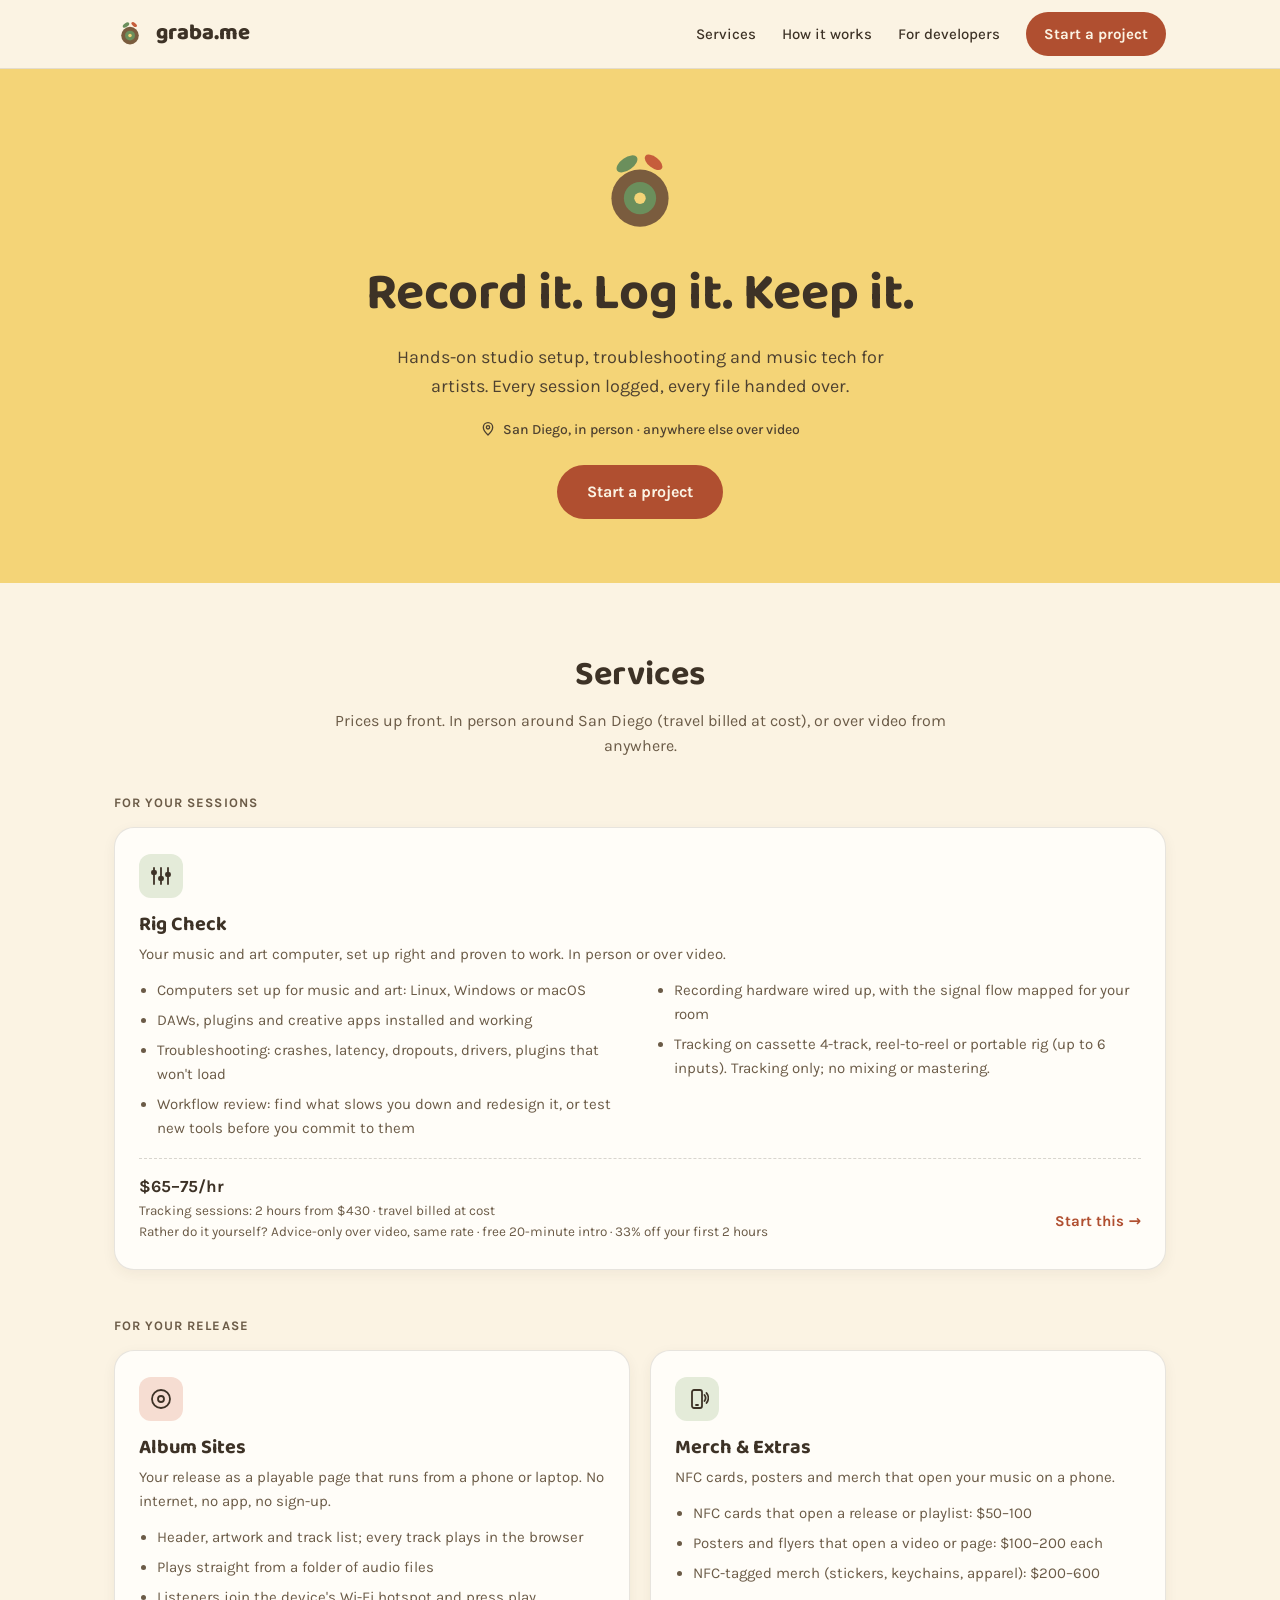
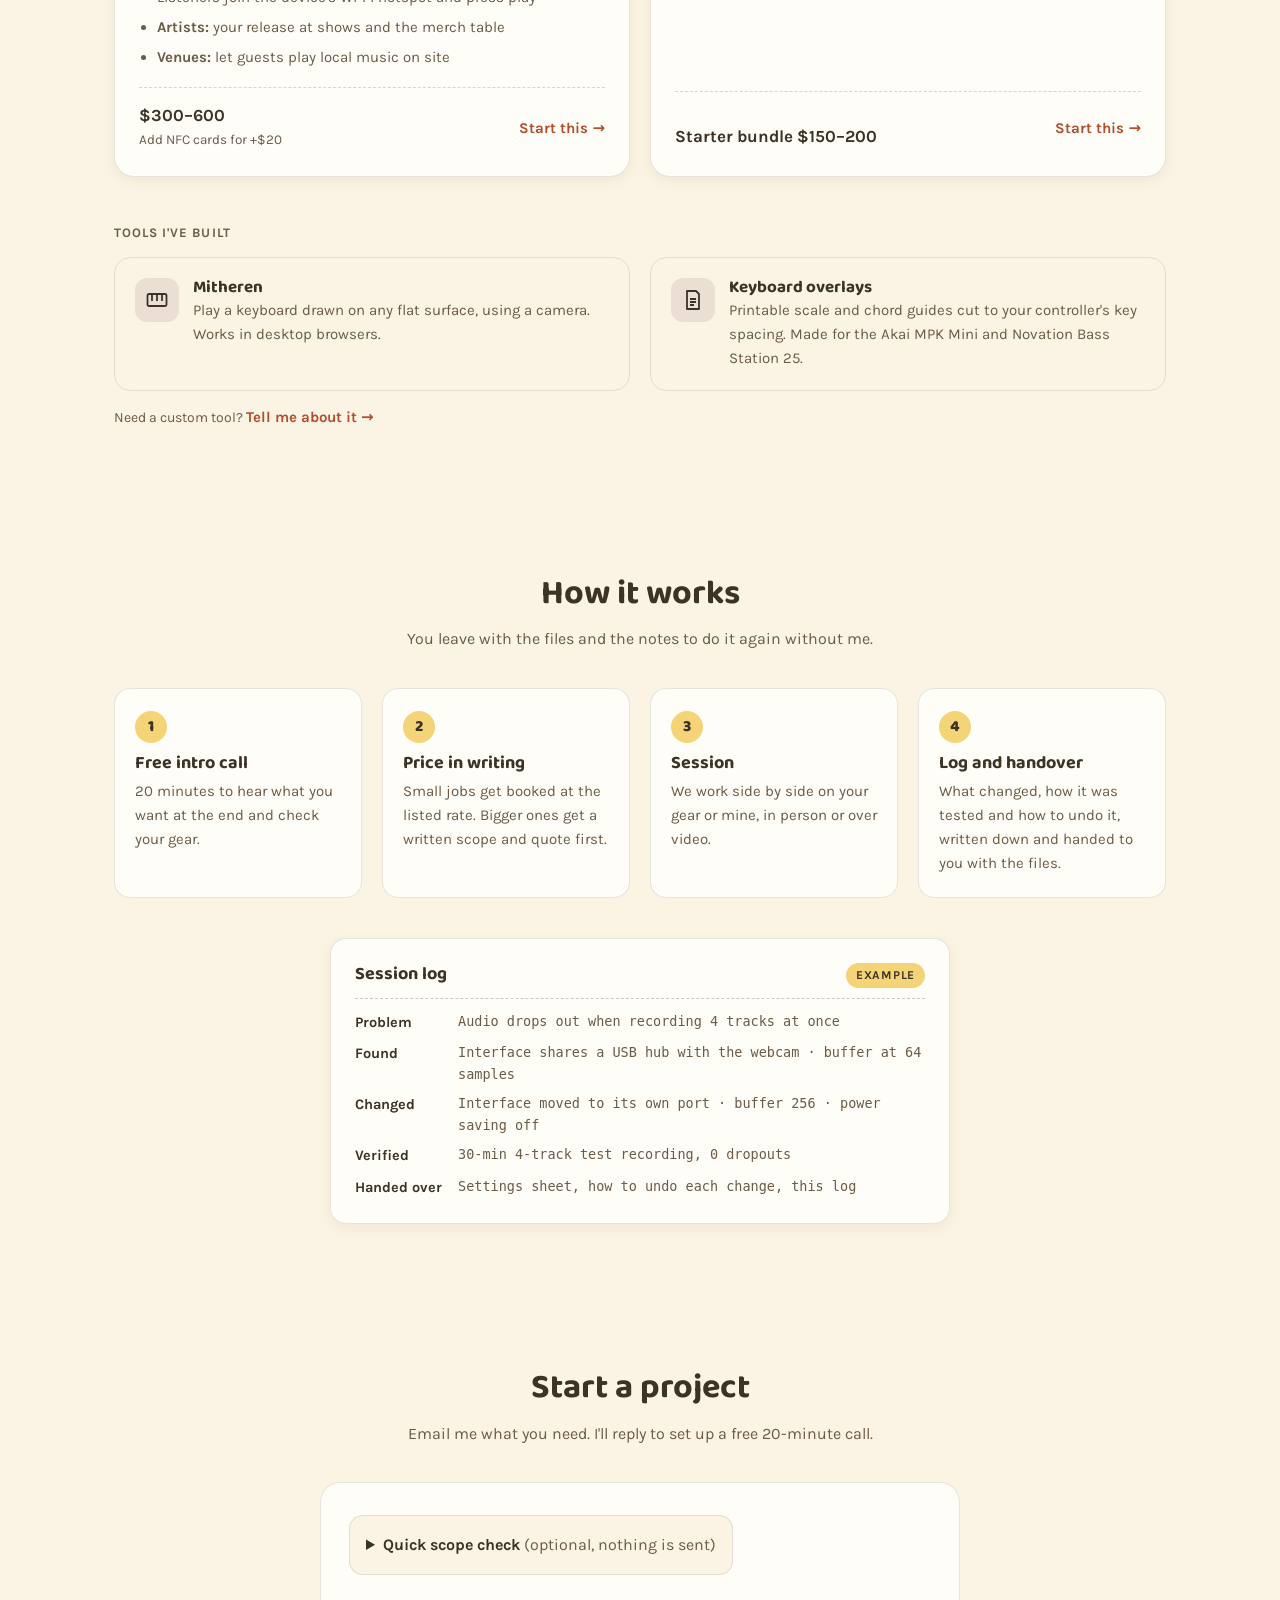
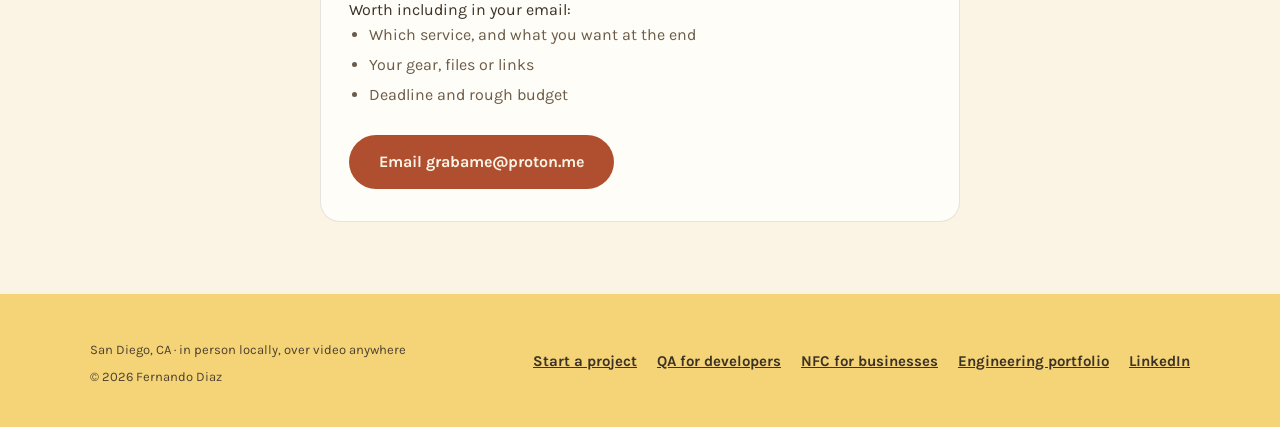
<file: index.html>
<!doctype html>
<html lang="en">
<head>
  <meta charset="UTF-8">
  <meta name="viewport" content="width=device-width, initial-scale=1.0">
  <title>graba.me · Rig checks, studio builds &amp; music tech in San Diego</title>
  <meta name="description" content="Hands-on studio setup, troubleshooting and music tech for artists in San Diego, or anywhere over video. Prices up front. Every session logged, every file handed over.">

  <link rel="icon" href="favicon.svg" type="image/svg+xml">
  <meta property="og:type" content="website">
  <meta property="og:url" content="https://graba.me/">
  <meta property="og:title" content="graba.me · Rig checks, studio builds &amp; music tech in San Diego">
  <meta property="og:description" content="Hands-on studio setup, troubleshooting and music tech for artists. Every session logged, every file handed over.">
  <meta property="og:image" content="https://graba.me/og-image.png">
  <meta property="og:image:width" content="1200">
  <meta property="og:image:height" content="630">
  <meta name="twitter:card" content="summary_large_image">

  <link rel="stylesheet" href="styles.css">
</head>
<body>
  <a class="skip-link" href="#main">Skip to content</a>

  <header>
    <nav aria-label="Main">
      <a href="#top" class="brand">
        <svg class="brand-mark" viewBox="0 0 400 400" aria-hidden="true">
          <ellipse cx="150" cy="88" rx="46" ry="24" fill="#6B8F5C" transform="rotate(-35 150 88)"></ellipse>
          <ellipse cx="252" cy="82" rx="40" ry="21" fill="#C65D3B" transform="rotate(38 252 82)"></ellipse>
          <circle cx="200" cy="220" r="110" fill="#7A5C3E"></circle>
          <circle cx="200" cy="220" r="62" fill="#6B8F5C"></circle>
          <circle cx="200" cy="220" r="22" fill="#F4D477"></circle>
        </svg>
        graba.me
      </a>
      <div class="nav-links">
        <a href="#services">Services</a>
        <a href="#how">How it works</a>
        <a href="qa.html">For developers</a>
        <a href="#start" class="nav-cta">Start a project</a>
      </div>
    </nav>
  </header>

  <main id="main">
    <section class="hero" id="top">
      <svg class="hero-mark" viewBox="0 0 400 400" role="img" aria-label="graba.me mark">
        <ellipse cx="150" cy="88" rx="46" ry="24" fill="#6B8F5C" transform="rotate(-35 150 88)"></ellipse>
        <ellipse cx="252" cy="82" rx="40" ry="21" fill="#C65D3B" transform="rotate(38 252 82)"></ellipse>
        <circle cx="200" cy="220" r="110" fill="#7A5C3E"></circle>
        <circle cx="200" cy="220" r="62" fill="#6B8F5C"></circle>
        <circle cx="200" cy="220" r="22" fill="#F4D477"></circle>
      </svg>
      <h1>Record it. Log it. Keep it.</h1>
      <p class="tagline">Hands-on studio setup, troubleshooting and music tech for artists. Every session logged, every file handed over.</p>
      <p class="where">
        <svg viewBox="0 0 24 24" fill="none" stroke="currentColor" stroke-width="2" stroke-linecap="round" stroke-linejoin="round" aria-hidden="true"><path d="M12 21s-7-6.2-7-11.5A7 7 0 0 1 19 9.5C19 14.8 12 21 12 21z"/><circle cx="12" cy="9.5" r="2.5"/></svg>
        San Diego, in person · anywhere else over video
      </p>
      <a href="#start" class="cta">Start a project</a>
    </section>

    <!-- WORK: remove the `hidden` attribute once the clips, photos and demo are in. -->
    <section id="work" hidden>
      <h2>Recent work</h2>
      <p class="section-lead">A few things I've recorded, wired up and built.</p>
      <div class="work-grid">
        <div class="work-tile">[Audio clip: before / after]</div>
        <div class="work-tile">[Photo: a studio setup]</div>
        <div class="work-tile">[Video: Mitheren demo]</div>
        <div class="work-tile">[Link: sample album site]</div>
      </div>
      <blockquote class="quote">
        <p>“[Quote from a client or collaborator, used with their permission]”</p>
        <cite>[Name, role]</cite>
      </blockquote>
    </section>

    <section id="services">
      <h2>Services</h2>
      <p class="section-lead">Prices up front. In person around San Diego (travel billed at cost), or over video from anywhere.</p>

      <div class="service-group">
        <h3 class="group-label">For your sessions</h3>
        <article class="service-card featured">
            <div class="icon moss">
              <svg viewBox="0 0 24 24" fill="none" stroke="currentColor" stroke-width="1.8" stroke-linecap="round" aria-hidden="true"><path d="M5 4v16M12 4v16M19 4v16"/><rect x="3" y="7" width="4" height="3" rx="1" fill="currentColor"/><rect x="10" y="13" width="4" height="3" rx="1" fill="currentColor"/><rect x="17" y="9" width="4" height="3" rx="1" fill="currentColor"/></svg>
            </div>
            <h3>Rig Check</h3>
            <p class="summary">Your music and art computer, set up right and proven to work. In person or over video.</p>
            <div class="feature-cols">
              <ul>
                <li>Computers set up for music and art: Linux, Windows or macOS</li>
                <li>DAWs, plugins and creative apps installed and working</li>
                <li>Troubleshooting: crashes, latency, dropouts, drivers, plugins that won't load</li>
                <li>Workflow review: find what slows you down and redesign it, or test new tools before you commit to them</li>
              </ul>
              <ul>
                <li>Recording hardware wired up, with the signal flow mapped for your room</li>
                <li>Tracking on cassette 4-track, reel-to-reel or portable rig (up to 6 inputs). Tracking only; no mixing or mastering.</li>
                              </ul>
            </div>
            <div class="price-block">
              <p class="price">$65–75/hr
                <span class="price-note">Tracking sessions: 2 hours from $430 · travel billed at cost</span>
              <span class="price-note">Rather do it yourself? Advice-only over video, same rate · free 20-minute intro · 33% off your first 2 hours</span>
              </p>
              <a href="#start" class="card-link">Start this →</a>
            </div>
          </article>
        
      </div>

      <div class="service-group">
        <h3 class="group-label">For your release</h3>
        <div class="services-grid">
          <article class="service-card">
            <div class="icon ember">
              <svg viewBox="0 0 24 24" fill="none" stroke="currentColor" stroke-width="1.8" aria-hidden="true"><circle cx="12" cy="12" r="9"/><circle cx="12" cy="12" r="3"/></svg>
            </div>
            <h3>Album Sites</h3>
            <p class="summary">Your release as a playable page that runs from a phone or laptop. No internet, no app, no sign-up.</p>
            <ul>
              <li>Header, artwork and track list; every track plays in the browser</li>
              <li>Plays straight from a folder of audio files</li>
              <li>Listeners join the device's Wi-Fi hotspot and press play</li>
              <li><strong>Artists:</strong> your release at shows and the merch table</li>
              <li><strong>Venues:</strong> let guests play local music on site</li>
            </ul>
            <div class="price-block">
              <p class="price">$300–600
                <span class="price-note">Add NFC cards for +$20</span>
              </p>
              <a href="#start" class="card-link">Start this →</a>
            </div>
          </article>

          <article class="service-card">
            <div class="icon moss">
              <svg viewBox="0 0 24 24" fill="none" stroke="currentColor" stroke-width="1.8" stroke-linecap="round" stroke-linejoin="round" aria-hidden="true"><rect x="7" y="3" width="10" height="18" rx="2"/><path d="M11 18h2"/><path d="M19.5 8a5 5 0 0 1 0 6M21.5 6a8 8 0 0 1 0 10"/></svg>
            </div>
            <h3>Merch &amp; Extras</h3>
            <p class="summary">NFC cards, posters and merch that open your music on a phone.</p>
            <ul>
              <li>NFC cards that open a release or playlist: $50–100</li>
              <li>Posters and flyers that open a video or page: $100–200 each</li>
              <li>NFC-tagged merch (stickers, keychains, apparel): $200–600</li>
            </ul>
            <div class="price-block">
              <p class="price">Starter bundle $150–200</p>
              <a href="#start" class="card-link">Start this →</a>
            </div>
          </article>
        </div>
      </div>

      <div class="service-group">
        <h3 class="group-label">Tools I've built</h3>
        <div class="tools-grid">
          <div class="tool">
            <div class="icon walnut">
              <svg viewBox="0 0 24 24" fill="none" stroke="currentColor" stroke-width="1.8" aria-hidden="true"><rect x="2.5" y="6" width="19" height="12" rx="1.5"/><path d="M7 6v7M12 6v7M17 6v7"/></svg>
            </div>
            <div>
              <h3>Mitheren</h3>
              <p>Play a keyboard drawn on any flat surface, using a camera. Works in desktop browsers.</p>
            </div>
          </div>
          <div class="tool">
            <div class="icon walnut">
              <svg viewBox="0 0 24 24" fill="none" stroke="currentColor" stroke-width="1.8" stroke-linejoin="round" aria-hidden="true"><path d="M6 3h9l3 3v15H6z"/><path d="M9 11h6M9 14h6M9 17h4"/></svg>
            </div>
            <div>
              <h3>Keyboard overlays</h3>
              <p>Printable scale and chord guides cut to your controller's key spacing. Made for the Akai MPK Mini and Novation Bass Station 25.</p>
            </div>
          </div>
        </div>
        <p class="tools-note">Need a custom tool? <a href="#start" class="card-link">Tell me about it →</a></p>
      </div>
    </section>

    <section id="how">
      <h2>How it works</h2>
      <p class="section-lead">You leave with the files and the notes to do it again without me.</p>
      <ol class="steps">
        <li><h3>Free intro call</h3><p>20 minutes to hear what you want at the end and check your gear.</p></li>
        <li><h3>Price in writing</h3><p>Small jobs get booked at the listed rate. Bigger ones get a written scope and quote first.</p></li>
        <li><h3>Session</h3><p>We work side by side on your gear or mine, in person or over video.</p></li>
        <li><h3>Log and handover</h3><p>What changed, how it was tested and how to undo it, written down and handed to you with the files.</p></li>
      </ol>

      <article class="sample-log" aria-label="Example session log">
        <header>
          <h3>Session log</h3>
          <span class="badge">Example</span>
        </header>
        <dl>
          <dt>Problem</dt><dd>Audio drops out when recording 4 tracks at once</dd>
          <dt>Found</dt><dd>Interface shares a USB hub with the webcam · buffer at 64 samples</dd>
          <dt>Changed</dt><dd>Interface moved to its own port · buffer 256 · power saving off</dd>
          <dt>Verified</dt><dd>30-min 4-track test recording, 0 dropouts</dd>
          <dt>Handed over</dt><dd>Settings sheet, how to undo each change, this log</dd>
        </dl>
      </article>
    </section>

    <section id="start">
      <h2>Start a project</h2>
      <p class="section-lead">Email me what you need. I'll reply to set up a free 20-minute call.</p>
      <div class="project-form contact-card">
        <details class="scope-check">
          <summary>Quick scope check <span>(optional, nothing is sent)</span></summary>
          <fieldset>
            <legend class="hint">Tick everything that's true.</legend>
            <label><input type="checkbox" class="scope"> It's one service from the list above</label>
            <label><input type="checkbox" class="scope"> I know the one thing I want at the end</label>
            <label><input type="checkbox" class="scope"> It fits in one session (about 2–4 hours)</label>
            <label><input type="checkbox" class="scope"> My gear and files are ready</label>
            <label><input type="checkbox" class="scope"> It doesn't need access to my accounts or private data</label>
            <p id="scope-result" class="scope-result" aria-live="polite"></p>
          </fieldset>
        </details>
        <div>
          <p class="hint">Worth including in your email:</p>
          <ul class="include-list">
            <li>Which service, and what you want at the end</li>
            <li>Your gear, files or links</li>
            <li>Deadline and rough budget</li>
          </ul>
        </div>
        <a href="mailto:grabame@proton.me?subject=graba.me%20project" class="cta">Email grabame@proton.me</a>
      </div>
    </section>
  </main>

  <footer>
    <div class="footer-inner">
      <div>
        <p class="small">San Diego, CA · in person locally, over video anywhere</p>
        <p class="small">&copy; 2026 Fernando Diaz</p>
      </div>
      <div class="footer-links">
        <a href="#start">Start a project</a>
        <a href="qa.html">QA for developers</a>
        <a href="nfc/">NFC for businesses</a>
        <a href="https://fernando-dz.github.io/">Engineering portfolio</a>
        <a href="https://www.linkedin.com/in/fernando-diaz-29627a4/">LinkedIn</a>
        <!-- Add Instagram / Bandcamp / SoundCloud here when ready -->
      </div>
    </div>
  </footer>

  <script>
    // Scope check runs in the browser only; nothing is sent anywhere.
    const boxes = document.querySelectorAll(".scope");
    const result = document.getElementById("scope-result");
    function updateScope() {
      const small = [...boxes].every((b) => b.checked);
      result.textContent = small
        ? "Small job: email me to book the free 20-minute call, then the session at the listed price."
        : "Bigger job: email me the details and you'll get a written scope and quote first.";
    }
    boxes.forEach((b) => b.addEventListener("change", updateScope));
  </script>
</body>
</html>
</file>
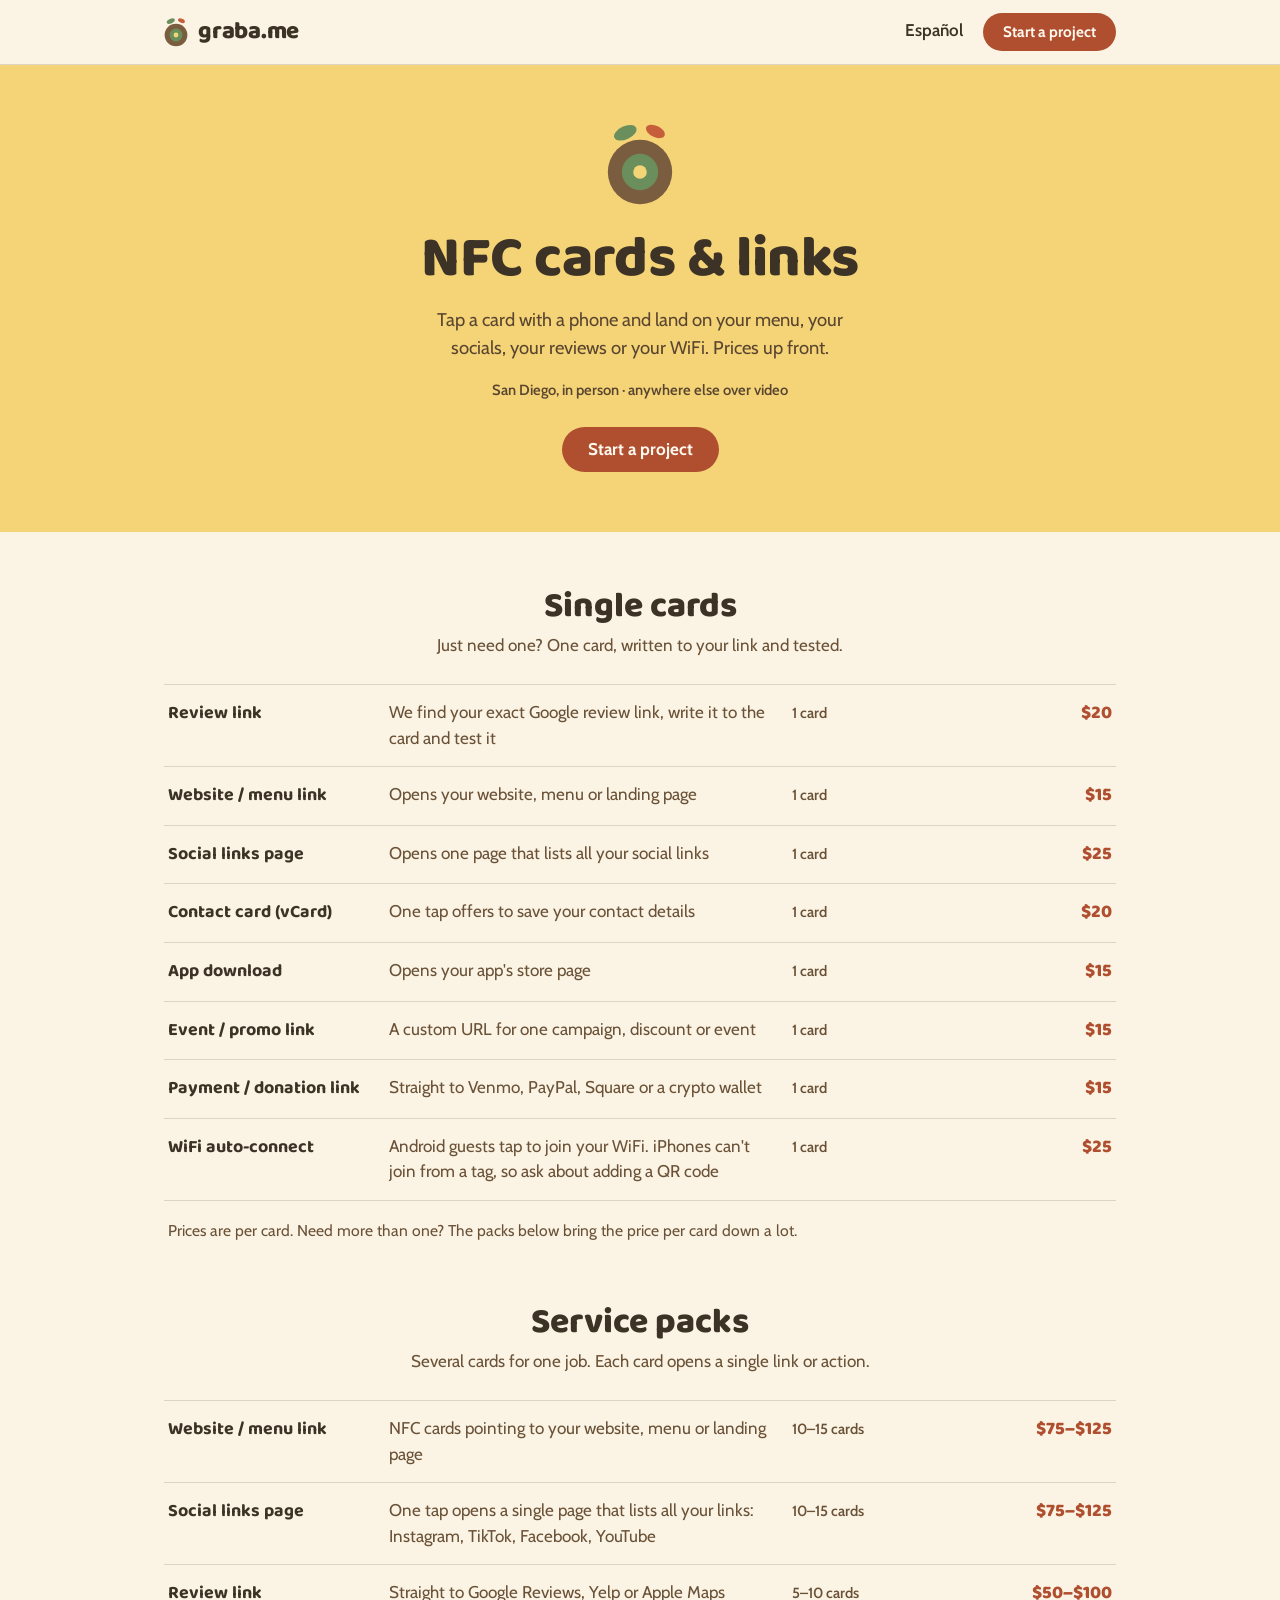
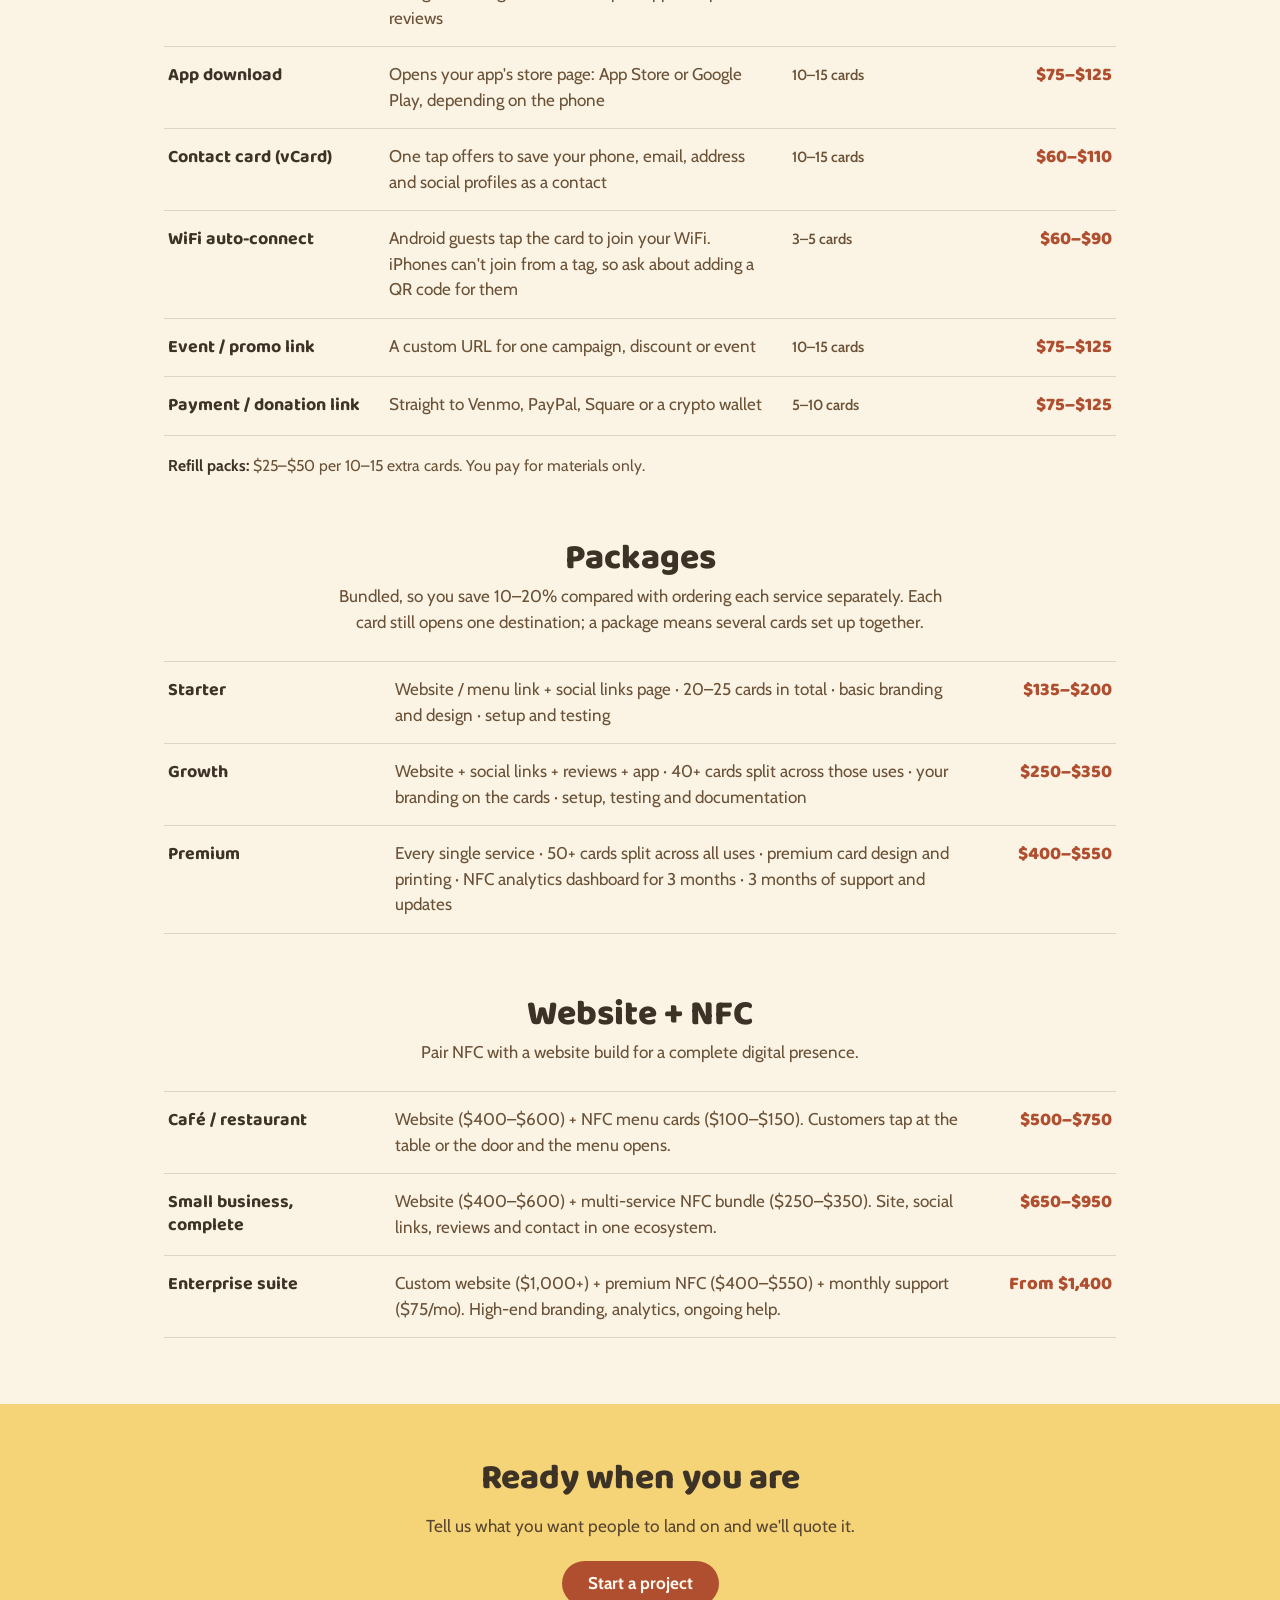
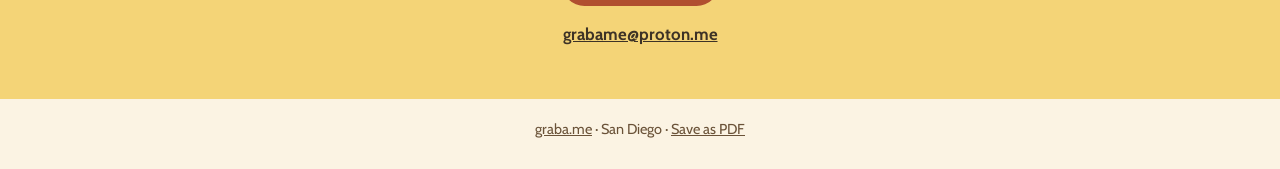
<file: nfc/index.html>
<!DOCTYPE html>
<html lang="en">
<head>
<meta charset="utf-8">
<meta name="viewport" content="width=device-width, initial-scale=1, viewport-fit=cover">
<title>graba.me — NFC cards &amp; links</title>
<style>
/* Fonts bundled locally (SIL Open Font License, see fonts/OFL-*.txt); no outside loads */
@font-face{font-family:"Baloo 2";font-style:normal;font-weight:400 800;font-display:swap;src:url("fonts/baloo2-latin.woff2") format("woff2")}
@font-face{font-family:"Cabin";font-style:normal;font-weight:400 700;font-display:swap;src:url("fonts/cabin-latin.woff2") format("woff2")}
</style>
<style>
:root{
  --cream:#fbf3e3; --yellow:#f4d477; --terra:#b04f30; --terra-dk:#8f3f26;
  --ink:#3d3226; --muted:#6a5238; --line:rgba(61,50,38,.16);
  --display:"Baloo 2","Poppins","Nunito","Trebuchet MS",system-ui,sans-serif;
  --body:"Cabin","Poppins","Nunito","Trebuchet MS",system-ui,sans-serif;
}
@media (prefers-color-scheme: dark){
  :root:not([data-theme="light"]){ --cream:#2a2219; --ink:#f6ead2; --muted:#d3bf9d; --line:rgba(246,234,210,.2); --terra:#e0845f; --terra-dk:#f0a283; }
}
*{box-sizing:border-box}
html{ background:var(--cream); -webkit-print-color-adjust:exact; print-color-adjust:exact; scroll-padding-top:env(safe-area-inset-top,0px);}
body{margin:0; background:var(--cream); color:var(--ink); font-family:var(--body); font-size:17px; line-height:1.5;
  padding-top:env(safe-area-inset-top,0px); padding-bottom:env(safe-area-inset-bottom,0px);}
a{color:inherit}
:focus-visible{outline:3px solid var(--terra); outline-offset:3px; border-radius:6px}
.wrap{max-width:1000px; margin:0 auto; padding:0 24px}
/* nav */
.nav{border-bottom:1px solid var(--line)}
.nav .wrap{display:flex; align-items:center; justify-content:space-between; gap:12px; min-height:64px}
.brand{display:flex; align-items:center; gap:10px; text-decoration:none; font-family:var(--display); font-weight:800; font-size:1.5rem; letter-spacing:-.01em}
.brand .logo{width:24px; height:auto}
.nav-actions{display:flex; align-items:center; gap:18px}
.langlink{font-weight:600; text-decoration:none; padding:6px 2px; border-bottom:2px solid transparent}
.langlink:hover{border-bottom-color:var(--terra)}
.btn{display:inline-block; background:var(--terra); color:#fff8ee; font-family:var(--body); font-weight:700; text-decoration:none; padding:13px 26px; border-radius:999px; line-height:1.1}
.btn:hover{background:var(--terra-dk)}
.btn.sm{padding:11px 20px; font-size:.95rem}
/* hero */
.hero{background:var(--yellow); color:#3d3226; text-align:center; padding:56px 0 60px}
.hero .logo{width:68px; height:auto; display:block; margin:0 auto 22px}
.hero h1{font-family:var(--display); font-weight:800; font-size:clamp(2.2rem,6.4vw,3.6rem); line-height:1.08; margin:0 auto 16px; letter-spacing:-.01em}
.hero p.lead{max-width:34ch; margin:0 auto 18px; font-size:1.15rem; color:#5a4630}
.hero .place{font-size:.92rem; font-weight:600; color:#5a4630; margin:0 0 26px}
/* sections */
section.block{padding:54px 0 6px}
section.block h2{font-family:var(--display); font-weight:800; font-size:clamp(1.7rem,4.6vw,2.2rem); text-align:center; margin:0 0 6px; line-height:1.15}
section.block .intro{text-align:center; color:var(--muted); margin:0 auto 26px; max-width:52ch}
.rows{border-top:1px solid var(--line)}
.row{display:grid; grid-template-columns:minmax(0,1.15fr) minmax(0,2.2fr) minmax(0,1fr) 7.8rem; column-gap:22px; align-items:baseline; padding:15px 4px; border-bottom:1px solid var(--line); break-inside:avoid}
.row.nometa{grid-template-columns:minmax(0,1.15fr) minmax(0,3.2fr) 7.8rem}
.row .n{font-family:var(--display); font-weight:700; font-size:1.12rem; line-height:1.25}
.row .d{color:var(--muted)}
.row .m{font-size:.92rem; color:var(--muted); font-weight:600}
.row .p{font-family:var(--display); font-weight:800; font-size:1.15rem; color:var(--terra); white-space:nowrap; text-align:right}
.note{break-inside:avoid; orphans:3; widows:3; margin:18px 4px 0; color:var(--muted); font-size:.98rem; max-width:70ch}
.note strong{color:var(--ink)}
/* closing */
.closing{background:var(--yellow); color:#3d3226; text-align:center; padding:48px 0 52px; margin-top:60px; break-inside:avoid}
.closing h2{font-family:var(--display); font-weight:800; font-size:clamp(1.7rem,4.6vw,2.2rem); margin:0 0 8px}
.closing p{margin:0 auto 22px; max-width:40ch; color:#5a4630; font-size:1.08rem}
.closing .mail{display:block; margin-top:16px; font-weight:700; font-size:1.05rem; color:#3d3226}
.foot{padding:20px 0 28px; text-align:center; font-size:.9rem; color:var(--muted)}
/* mobile: rows stack */
@media (max-width:700px){
  body{font-size:16px}
  .wrap{padding:0 18px}
  .nav .wrap{min-height:58px}
  .brand{font-size:1.3rem}
  .nav-actions{gap:12px}
  .nav .btn{display:none}
  .hero{padding:42px 0 46px}
  .row,.row.nometa{grid-template-columns:minmax(0,1fr) auto; row-gap:4px; padding:14px 2px}
  .row .d{grid-column:1 / -1; grid-row:2}
  .row .m{grid-column:1 / -1; grid-row:3; font-size:.88rem}
  .row .p{grid-column:2; grid-row:1}
  .row .m:empty{display:none}
}
/* screen: the spacer table is invisible plumbing */
.paper,.paper thead,.paper tfoot,.paper tbody,.paper tr,.paper td{display:block; padding:0; border:0; width:100%}
.paper .sp{display:none}
/* print / PDF */
@page{ size:Letter; margin:0 }
@media print{
  html,body{background:var(--cream)}
  .paper{display:table; border-collapse:collapse; width:100%}
  .paper thead{display:table-header-group}
  .paper tfoot{display:table-footer-group}
  .paper tbody{display:table-row-group}
  .paper tr{display:table-row}
  .paper td{display:table-cell}
  .paper .sp{display:block}
  .sp-top{height:12mm}
  .sp-bot{height:14mm}
  .row{padding:8px 4px}
  .row .n{font-size:1.02rem}
  .row .d{font-size:.95rem}
  .row .m{font-size:.85rem}
  .nav-actions{display:none}
  .nav .wrap{min-height:52px}
  .hero{padding:26px 0 30px}
  .hero .logo{width:60px; margin-bottom:16px}
  section.block{padding-top:26px}
  section.block h2{break-after:avoid}
  section.block .intro{break-after:avoid; break-inside:avoid; orphans:3; widows:3}
  .closing{margin-top:26px; padding:34px 0 38px}
  body{font-size:14.5px}
  .wrap{padding:0 34px}
  section.block .intro{margin-bottom:16px}
}
@media (prefers-reduced-motion:no-preference){ html{scroll-behavior:smooth} }
</style>
</head>
<body>
<table class="paper"><thead><tr><td><div class="sp sp-top"></div></td></tr></thead><tfoot><tr><td><div class="sp sp-bot"></div></td></tr></tfoot><tbody><tr><td>
<header class="nav"><div class="wrap">
  <a class="brand" href="../" id="top"><svg class="logo" viewBox="95 50 300 375" xmlns="http://www.w3.org/2000/svg" aria-hidden="true">
<ellipse cx="180" cy="102" rx="53" ry="29" transform="rotate(-25 180 102)" fill="#6b8f5c"/>
<ellipse cx="313" cy="96" rx="45" ry="25" transform="rotate(25 313 96)" fill="#c65d3b"/>
<circle cx="245" cy="275" r="142" fill="#7a5c3e"/>
<circle cx="245" cy="275" r="80" fill="#6b8f5c"/>
<circle cx="245" cy="275" r="30" fill="#f4d477"/>
</svg><span>graba.me</span></a>
  <div class="nav-actions">
    <a class="langlink" href="es.html" hreflang="es">Español</a>
    <a class="btn sm" href="mailto:grabame@proton.me?subject=NFC%20project">Start a project</a>
  </div>
</div></header>
<main>
<div class="hero"><div class="wrap">
  <svg class="logo" viewBox="95 50 300 375" xmlns="http://www.w3.org/2000/svg" aria-hidden="true">
<ellipse cx="180" cy="102" rx="53" ry="29" transform="rotate(-25 180 102)" fill="#6b8f5c"/>
<ellipse cx="313" cy="96" rx="45" ry="25" transform="rotate(25 313 96)" fill="#c65d3b"/>
<circle cx="245" cy="275" r="142" fill="#7a5c3e"/>
<circle cx="245" cy="275" r="80" fill="#6b8f5c"/>
<circle cx="245" cy="275" r="30" fill="#f4d477"/>
</svg>
  <h1>NFC cards &amp; links</h1>
  <p class="lead">Tap a card with a phone and land on your menu, your socials, your reviews or your WiFi. Prices up front.</p>
  <p class="place">San Diego, in person · anywhere else over video</p>
  <a class="btn" href="mailto:grabame@proton.me?subject=NFC%20project">Start a project</a>
</div></div>
<section class="block"><div class="wrap">
<h2>Single cards</h2>
<p class="intro">Just need one? One card, written to your link and tested.</p>
<div class="rows" role="list">
<div class="row" role="listitem"><div class="n">Review link</div><div class="d">We find your exact Google review link, write it to the card and test it</div><div class="m">1 card</div><div class="p">$20</div></div>
<div class="row" role="listitem"><div class="n">Website / menu link</div><div class="d">Opens your website, menu or landing page</div><div class="m">1 card</div><div class="p">$15</div></div>
<div class="row" role="listitem"><div class="n">Social links page</div><div class="d">Opens one page that lists all your social links</div><div class="m">1 card</div><div class="p">$25</div></div>
<div class="row" role="listitem"><div class="n">Contact card (vCard)</div><div class="d">One tap offers to save your contact details</div><div class="m">1 card</div><div class="p">$20</div></div>
<div class="row" role="listitem"><div class="n">App download</div><div class="d">Opens your app&#x27;s store page</div><div class="m">1 card</div><div class="p">$15</div></div>
<div class="row" role="listitem"><div class="n">Event / promo link</div><div class="d">A custom URL for one campaign, discount or event</div><div class="m">1 card</div><div class="p">$15</div></div>
<div class="row" role="listitem"><div class="n">Payment / donation link</div><div class="d">Straight to Venmo, PayPal, Square or a crypto wallet</div><div class="m">1 card</div><div class="p">$15</div></div>
<div class="row" role="listitem"><div class="n">WiFi auto-connect</div><div class="d">Android guests tap to join your WiFi. iPhones can&#x27;t join from a tag, so ask about adding a QR code</div><div class="m">1 card</div><div class="p">$25</div></div>
</div>
<p class="note">Prices are per card. Need more than one? The packs below bring the price per card down a lot.</p>
</div></section>
<section class="block"><div class="wrap">
<h2>Service packs</h2>
<p class="intro">Several cards for one job. Each card opens a single link or action.</p>
<div class="rows" role="list">
<div class="row" role="listitem"><div class="n">Website / menu link</div><div class="d">NFC cards pointing to your website, menu or landing page</div><div class="m">10–15 cards</div><div class="p">$75–$125</div></div>
<div class="row" role="listitem"><div class="n">Social links page</div><div class="d">One tap opens a single page that lists all your links: Instagram, TikTok, Facebook, YouTube</div><div class="m">10–15 cards</div><div class="p">$75–$125</div></div>
<div class="row" role="listitem"><div class="n">Review link</div><div class="d">Straight to Google Reviews, Yelp or Apple Maps reviews</div><div class="m">5–10 cards</div><div class="p">$50–$100</div></div>
<div class="row" role="listitem"><div class="n">App download</div><div class="d">Opens your app&#x27;s store page: App Store or Google Play, depending on the phone</div><div class="m">10–15 cards</div><div class="p">$75–$125</div></div>
<div class="row" role="listitem"><div class="n">Contact card (vCard)</div><div class="d">One tap offers to save your phone, email, address and social profiles as a contact</div><div class="m">10–15 cards</div><div class="p">$60–$110</div></div>
<div class="row" role="listitem"><div class="n">WiFi auto-connect</div><div class="d">Android guests tap the card to join your WiFi. iPhones can&#x27;t join from a tag, so ask about adding a QR code for them</div><div class="m">3–5 cards</div><div class="p">$60–$90</div></div>
<div class="row" role="listitem"><div class="n">Event / promo link</div><div class="d">A custom URL for one campaign, discount or event</div><div class="m">10–15 cards</div><div class="p">$75–$125</div></div>
<div class="row" role="listitem"><div class="n">Payment / donation link</div><div class="d">Straight to Venmo, PayPal, Square or a crypto wallet</div><div class="m">5–10 cards</div><div class="p">$75–$125</div></div>
</div>
<p class="note"><strong>Refill packs:</strong> $25–$50 per 10–15 extra cards. You pay for materials only.</p>
</div></section>
<section class="block"><div class="wrap">
<h2>Packages</h2>
<p class="intro">Bundled, so you save 10–20% compared with ordering each service separately. Each card still opens one destination; a package means several cards set up together.</p>
<div class="rows" role="list">
<div class="row nometa" role="listitem"><div class="n">Starter</div><div class="d">Website / menu link + social links page · 20–25 cards in total · basic branding and design · setup and testing</div><div class="p">$135–$200</div></div>
<div class="row nometa" role="listitem"><div class="n">Growth</div><div class="d">Website + social links + reviews + app · 40+ cards split across those uses · your branding on the cards · setup, testing and documentation</div><div class="p">$250–$350</div></div>
<div class="row nometa" role="listitem"><div class="n">Premium</div><div class="d">Every single service · 50+ cards split across all uses · premium card design and printing · NFC analytics dashboard for 3 months · 3 months of support and updates</div><div class="p">$400–$550</div></div>
</div>

</div></section>
<section class="block"><div class="wrap">
<h2>Website + NFC</h2>
<p class="intro">Pair NFC with a website build for a complete digital presence.</p>
<div class="rows" role="list">
<div class="row nometa" role="listitem"><div class="n">Café / restaurant</div><div class="d">Website ($400–$600) + NFC menu cards ($100–$150). Customers tap at the table or the door and the menu opens.</div><div class="p">$500–$750</div></div>
<div class="row nometa" role="listitem"><div class="n">Small business, complete</div><div class="d">Website ($400–$600) + multi-service NFC bundle ($250–$350). Site, social links, reviews and contact in one ecosystem.</div><div class="p">$650–$950</div></div>
<div class="row nometa" role="listitem"><div class="n">Enterprise suite</div><div class="d">Custom website ($1,000+) + premium NFC ($400–$550) + monthly support ($75/mo). High-end branding, analytics, ongoing help.</div><div class="p">From $1,400</div></div>
</div>

</div></section>
<div class="closing"><div class="wrap">
  <h2>Ready when you are</h2>
  <p>Tell us what you want people to land on and we&#x27;ll quote it.</p>
  <a class="btn" href="mailto:grabame@proton.me?subject=NFC%20project">Start a project</a>
  <a class="mail" href="mailto:grabame@proton.me">grabame@proton.me</a>
</div></div>
</main>
<footer class="foot"><div class="wrap"><a href="../">graba.me</a> · San Diego · <a href="#" onclick="window.print();return false;">Save as PDF</a></div></footer>
</td></tr></tbody></table>
</body>
</html>
</file>
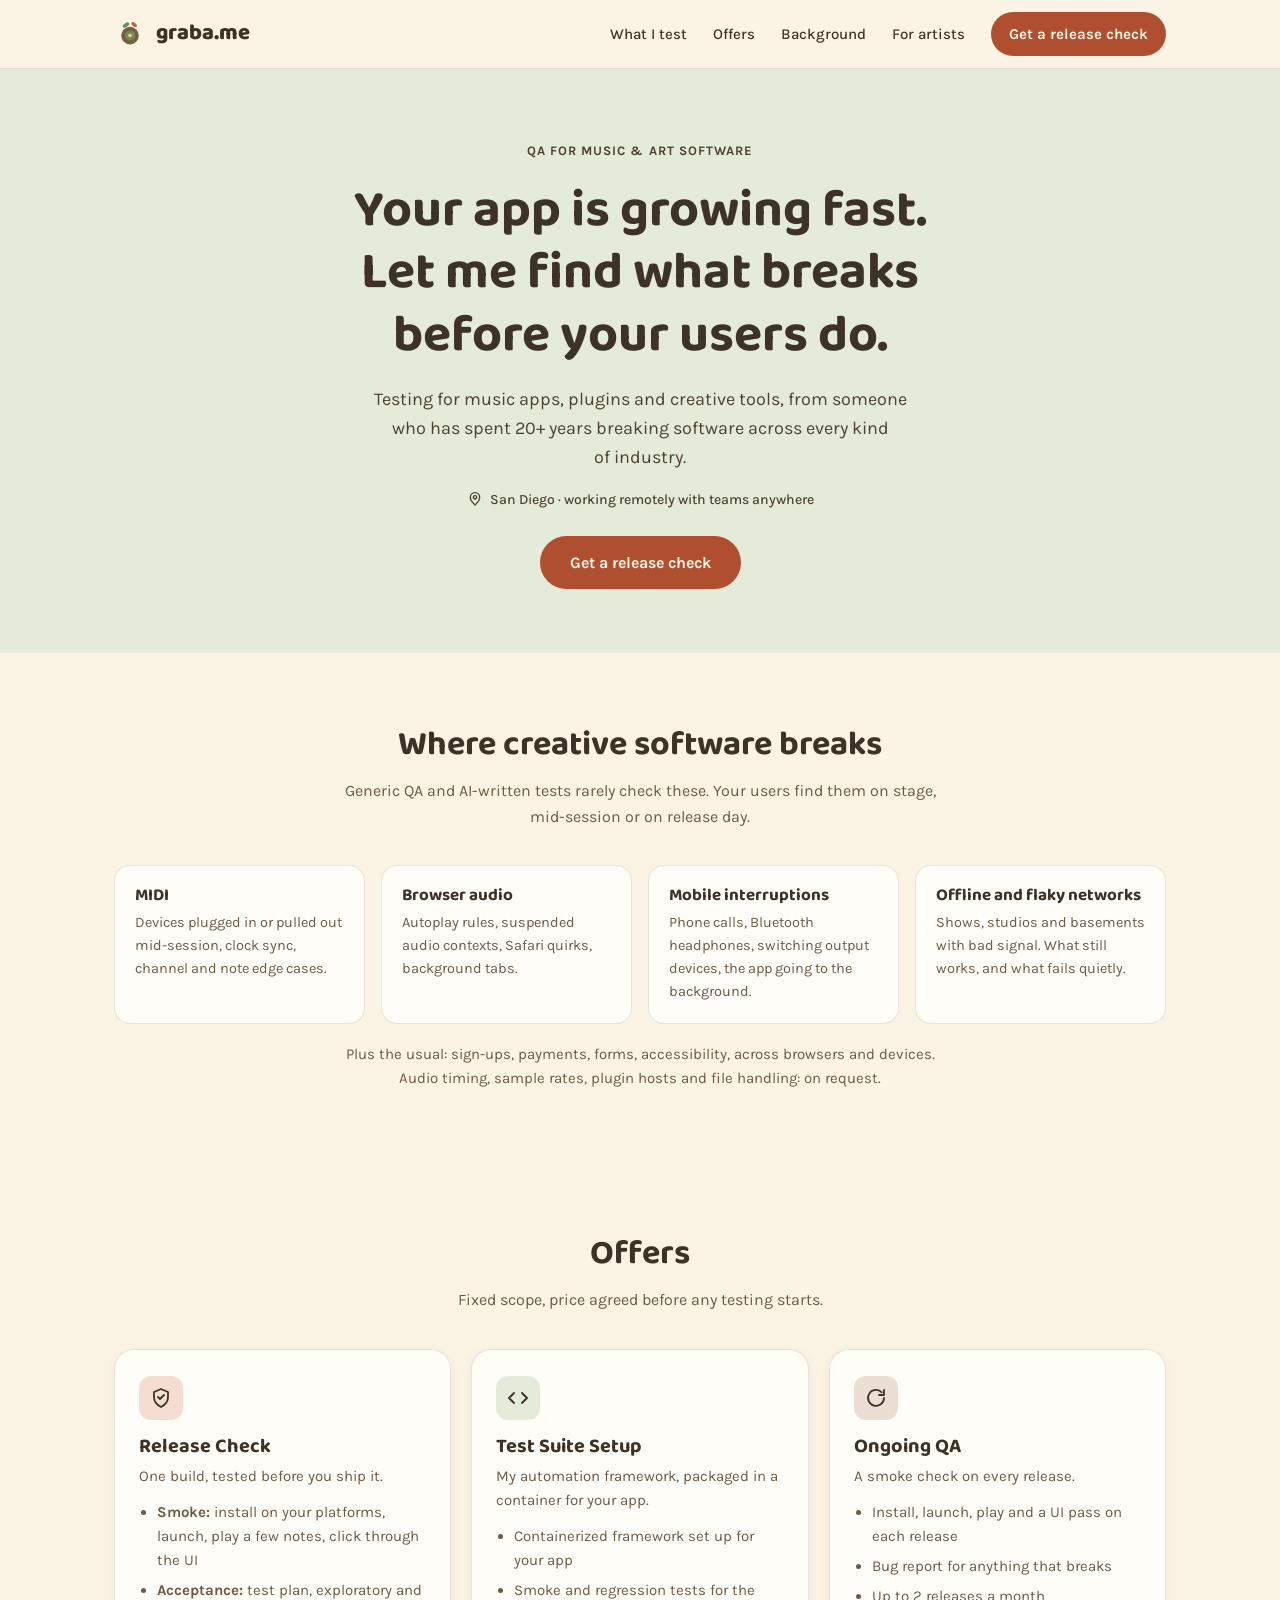
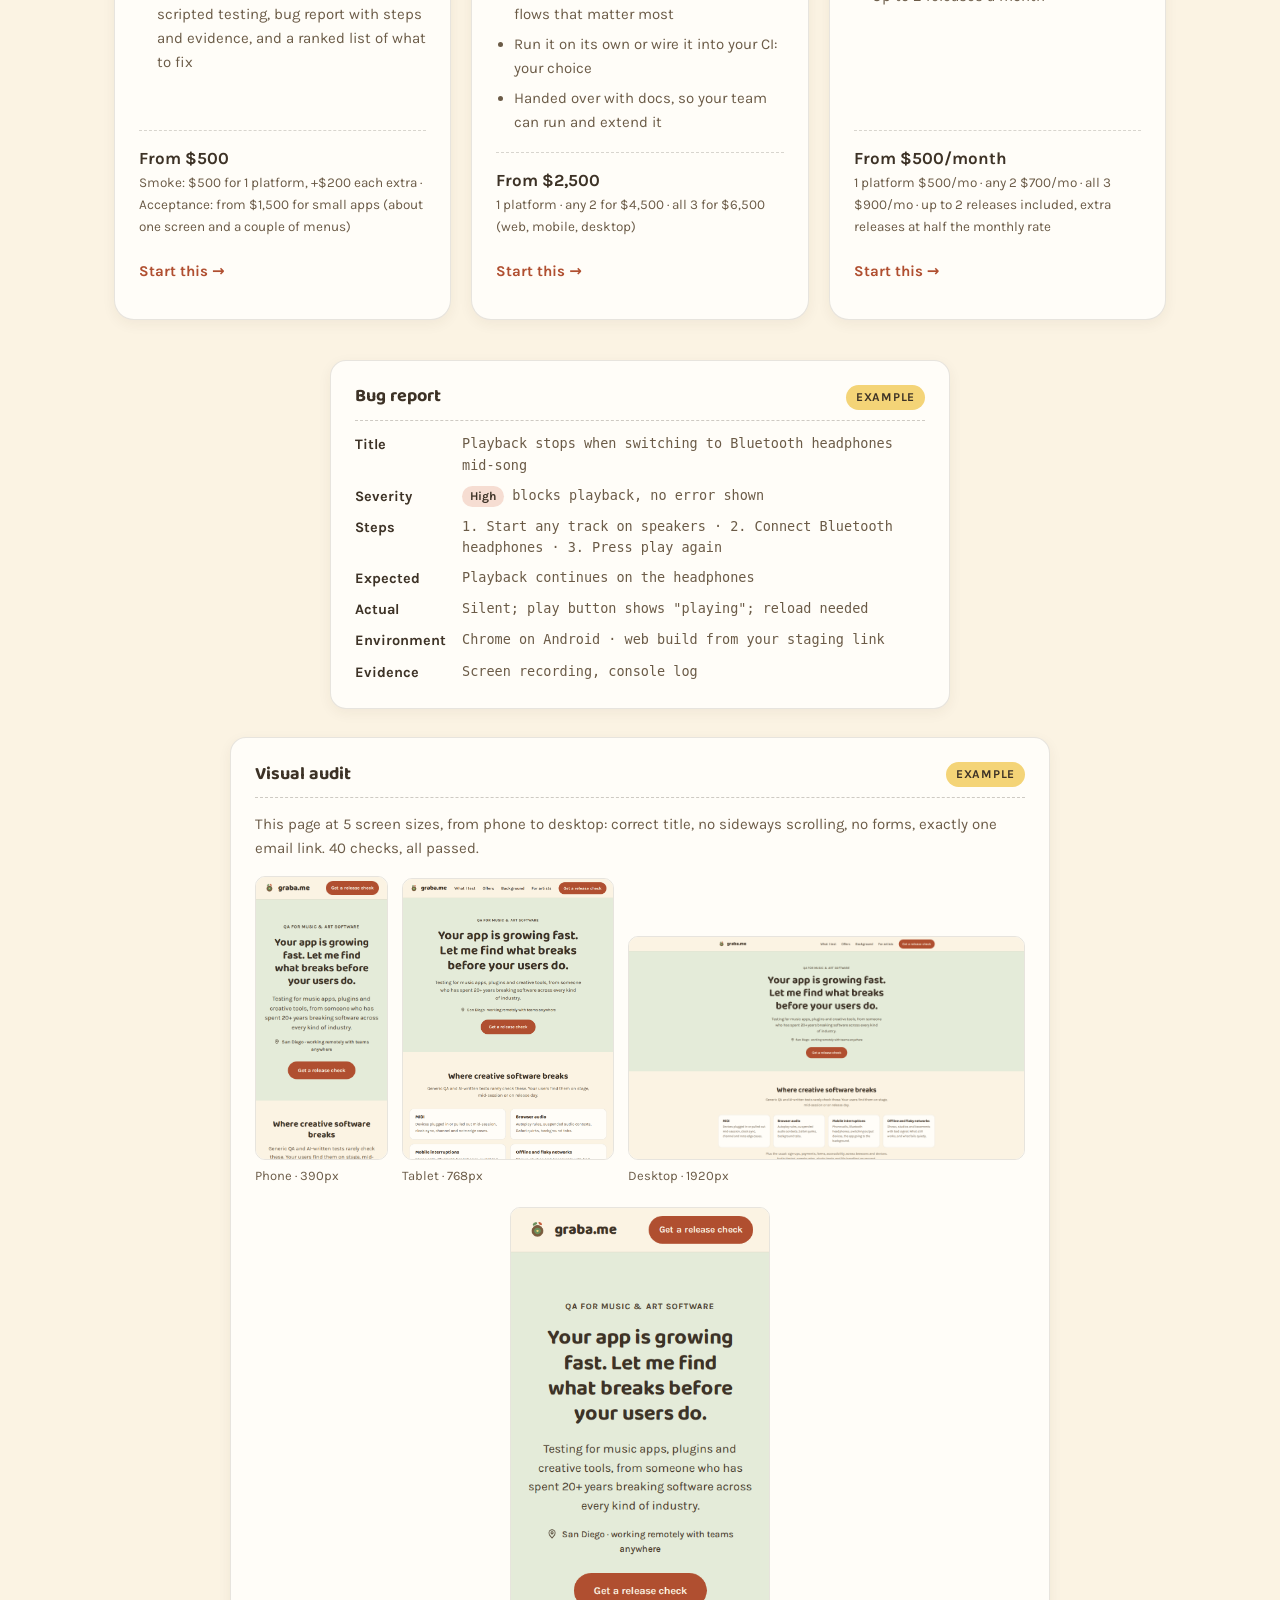
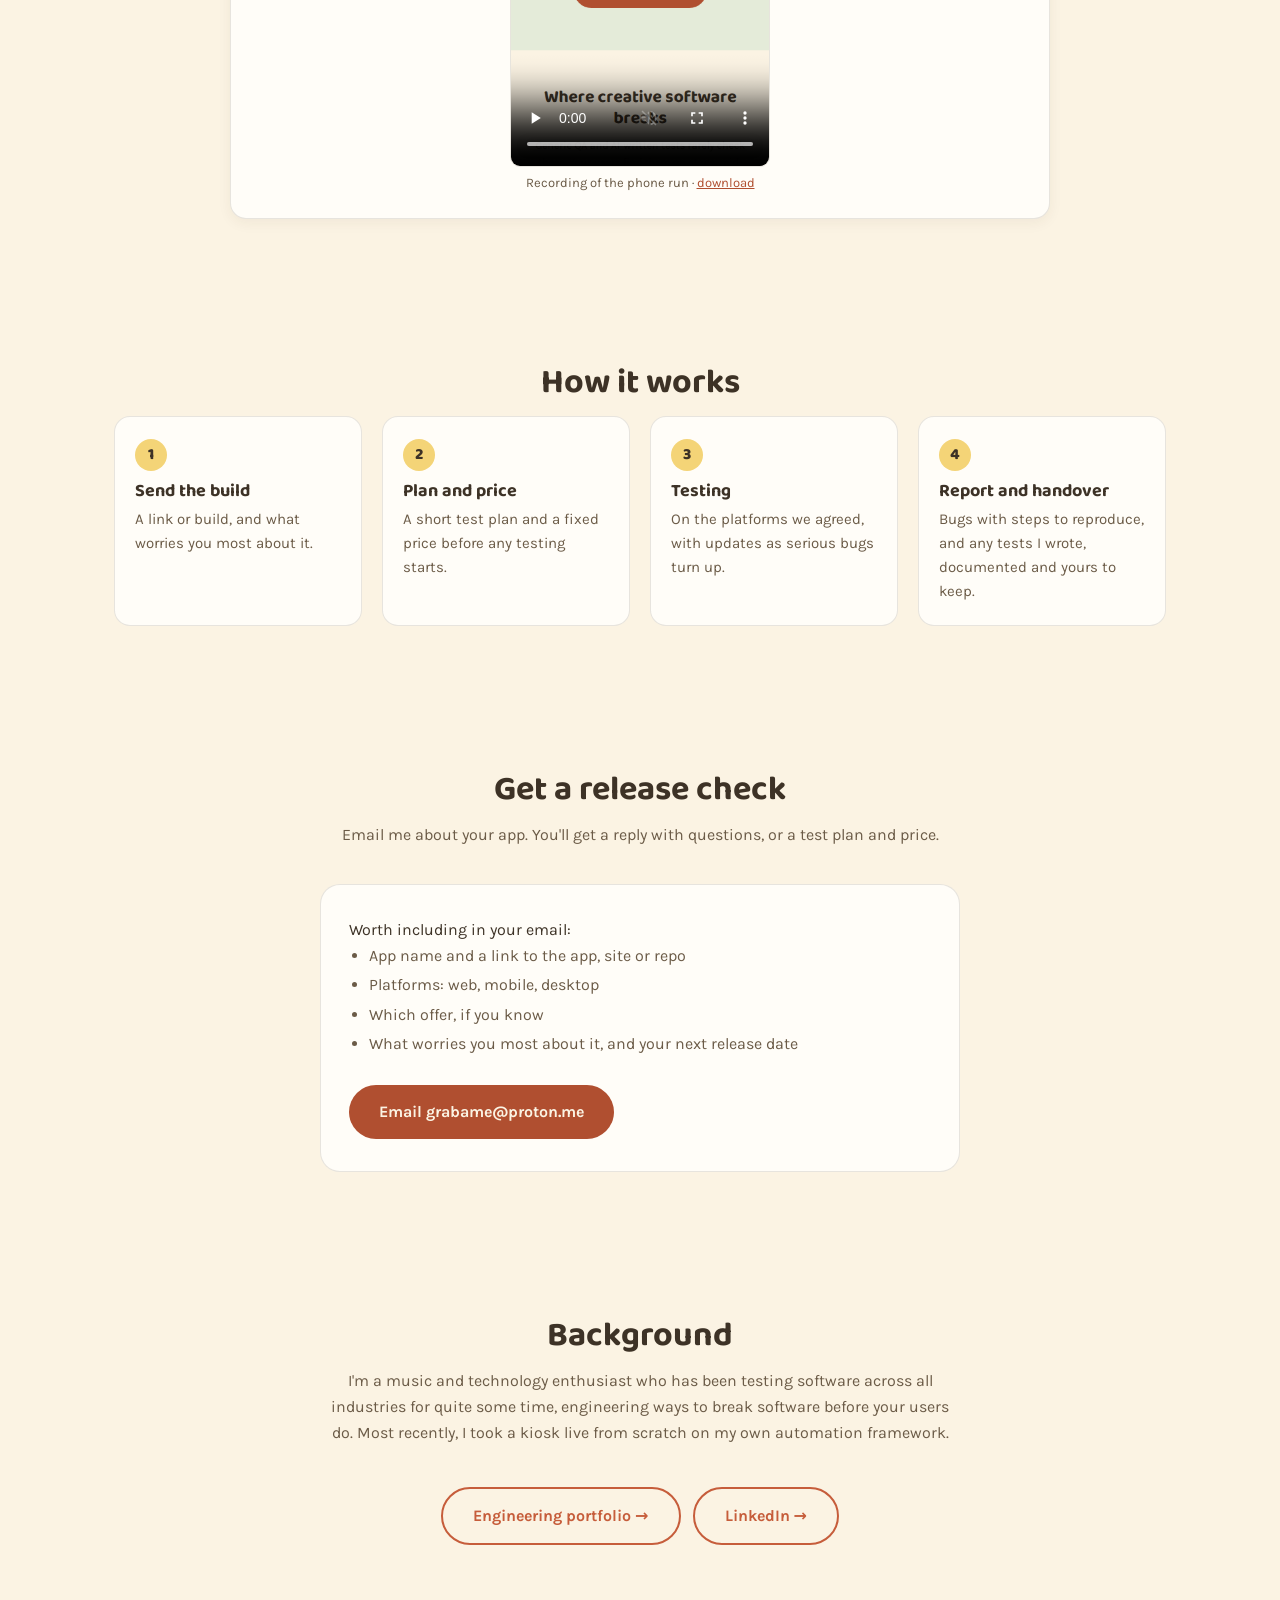
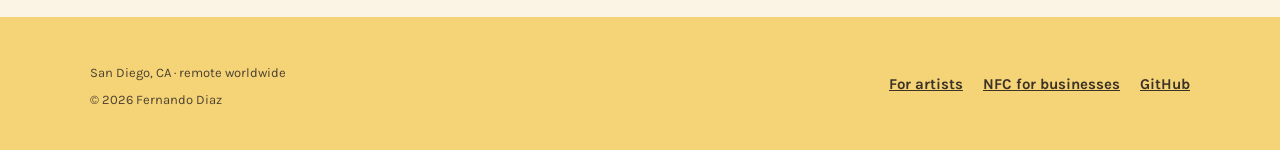
<file: qa.html>
<!doctype html>
<html lang="en">
<head>
  <meta charset="UTF-8">
  <meta name="viewport" content="width=device-width, initial-scale=1.0">
  <title>graba.me · QA for music &amp; art software</title>
  <meta name="description" content="Testing for music and art apps, plugins and creative tools: audio timing, MIDI, plugin hosts, browser audio and mobile. Bug reports with steps to reproduce, and automated test suites you keep.">

  <link rel="icon" href="favicon.svg" type="image/svg+xml">
  <meta property="og:type" content="website">
  <meta property="og:url" content="https://graba.me/qa.html">
  <meta property="og:title" content="graba.me · QA for music &amp; art software">
  <meta property="og:description" content="Your app is growing fast. Let me find what breaks before your users do.">
  <meta property="og:image" content="https://graba.me/og-image.png">
  <meta name="twitter:card" content="summary_large_image">

  <link rel="stylesheet" href="styles.css">
</head>
<body>
  <a class="skip-link" href="#main">Skip to content</a>

  <header>
    <nav aria-label="Main">
      <a href="index.html" class="brand">
        <svg class="brand-mark" viewBox="0 0 400 400" aria-hidden="true">
          <ellipse cx="150" cy="88" rx="46" ry="24" fill="#6B8F5C" transform="rotate(-35 150 88)"></ellipse>
          <ellipse cx="252" cy="82" rx="40" ry="21" fill="#C65D3B" transform="rotate(38 252 82)"></ellipse>
          <circle cx="200" cy="220" r="110" fill="#7A5C3E"></circle>
          <circle cx="200" cy="220" r="62" fill="#6B8F5C"></circle>
          <circle cx="200" cy="220" r="22" fill="#F4D477"></circle>
        </svg>
        graba.me
      </a>
      <div class="nav-links">
        <a href="#breaks">What I test</a>
        <a href="#offers">Offers</a>
        <a href="#proof">Background</a>
        <a href="index.html">For artists</a>
        <a href="#contact" class="nav-cta">Get a release check</a>
      </div>
    </nav>
  </header>

  <main id="main">
    <section class="hero dev" id="top">
      <p class="eyebrow">QA for music &amp; art software</p>
      <h1>Your app is growing fast. Let me find what breaks before your users do.</h1>
      <p class="tagline">Testing for music apps, plugins and creative tools, from someone who has spent 20+ years breaking software across every kind of industry.</p>
      <p class="where">
        <svg viewBox="0 0 24 24" fill="none" stroke="currentColor" stroke-width="2" stroke-linecap="round" stroke-linejoin="round" aria-hidden="true"><path d="M12 21s-7-6.2-7-11.5A7 7 0 0 1 19 9.5C19 14.8 12 21 12 21z"/><circle cx="12" cy="9.5" r="2.5"/></svg>
        San Diego · working remotely with teams anywhere
      </p>
      <a href="#contact" class="cta">Get a release check</a>
    </section>

    <section id="breaks">
      <h2>Where creative software breaks</h2>
      <p class="section-lead">Generic QA and AI-written tests rarely check these. Your users find them on stage, mid-session or on release day.</p>
      <div class="break-grid">
        <div class="break"><h3>MIDI</h3><p>Devices plugged in or pulled out mid-session, clock sync, channel and note edge cases.</p></div>
        <div class="break"><h3>Browser audio</h3><p>Autoplay rules, suspended audio contexts, Safari quirks, background tabs.</p></div>
        <div class="break"><h3>Mobile interruptions</h3><p>Phone calls, Bluetooth headphones, switching output devices, the app going to the background.</p></div>
        <div class="break"><h3>Offline and flaky networks</h3><p>Shows, studios and basements with bad signal. What still works, and what fails quietly.</p></div>
      </div>
      <p class="break-note">Plus the usual: sign-ups, payments, forms, accessibility, across browsers and devices.<br>Audio timing, sample rates, plugin hosts and file handling: on request.</p>
    </section>

    <section id="offers">
      <h2>Offers</h2>
      <p class="section-lead">Fixed scope, price agreed before any testing starts.</p>
      <div class="services-grid">
        <article class="service-card">
          <div class="icon ember">
            <svg viewBox="0 0 24 24" fill="none" stroke="currentColor" stroke-width="1.8" stroke-linecap="round" stroke-linejoin="round" aria-hidden="true"><path d="M9 11l2 2 4-4"/><path d="M12 3l7 3v5c0 4.5-3 8-7 10-4-2-7-5.5-7-10V6z"/></svg>
          </div>
          <h3>Release Check</h3>
          <p class="summary">One build, tested before you ship it.</p>
          <ul>
            <li><strong>Smoke:</strong> install on your platforms, launch, play a few notes, click through the UI</li>
            <li><strong>Acceptance:</strong> test plan, exploratory and scripted testing, bug report with steps and evidence, and a ranked list of what to fix</li>
          </ul>
          <div class="price-block">
            <p class="price"><span data-price="qa.release_check">From $500</span>
              <span class="price-note">Smoke: $500 for 1 platform, +$200 each extra · Acceptance: from $1,500 for small apps (about one screen and a couple of menus)</span>
            </p>
            <a href="#contact" class="card-link">Start this →</a>
          </div>
        </article>

        <article class="service-card">
          <div class="icon moss">
            <svg viewBox="0 0 24 24" fill="none" stroke="currentColor" stroke-width="1.8" stroke-linecap="round" stroke-linejoin="round" aria-hidden="true"><path d="M8 7l-5 5 5 5M16 7l5 5-5 5"/></svg>
          </div>
          <h3>Test Suite Setup</h3>
          <p class="summary">My automation framework, packaged in a container for your app.</p>
          <ul>
            <li>Containerized framework set up for your app</li>
            <li>Smoke and regression tests for the flows that matter most</li>
            <li>Run it on its own or wire it into your CI: your choice</li>
            <li>Handed over with docs, so your team can run and extend it</li>
          </ul>
          <div class="price-block">
            <p class="price"><span data-price="qa.test_suite_setup">From $2,500</span>
              <span class="price-note">1 platform · any 2 for $4,500 · all 3 for $6,500 (web, mobile, desktop)</span>
            </p>
            <a href="#contact" class="card-link">Start this →</a>
          </div>
        </article>

        <article class="service-card">
          <div class="icon walnut">
            <svg viewBox="0 0 24 24" fill="none" stroke="currentColor" stroke-width="1.8" stroke-linecap="round" stroke-linejoin="round" aria-hidden="true"><path d="M20 12a8 8 0 1 1-2.3-5.7"/><path d="M20 4v5h-5"/></svg>
          </div>
          <h3>Ongoing QA</h3>
          <p class="summary">A smoke check on every release.</p>
          <ul>
            <li>Install, launch, play and a UI pass on each release</li>
            <li>Bug report for anything that breaks</li>
            <li>Up to 2 releases a month</li>
          </ul>
          <div class="price-block">
            <p class="price"><span data-price="qa.ongoing_qa_monthly">From $500</span>/month
              <span class="price-note">1 platform $500/mo · any 2 $700/mo · all 3 $900/mo · up to 2 releases included, extra releases at half the monthly rate</span>
            </p>
            <a href="#contact" class="card-link">Start this →</a>
          </div>
        </article>
      </div>

      <article class="sample-log" aria-label="Example bug report">
        <header>
          <h3>Bug report</h3>
          <span class="badge">Example</span>
        </header>
        <dl>
          <dt>Title</dt><dd>Playback stops when switching to Bluetooth headphones mid-song</dd>
          <dt>Severity</dt><dd><span class="sev">High</span> blocks playback, no error shown</dd>
          <dt>Steps</dt><dd>1. Start any track on speakers · 2. Connect Bluetooth headphones · 3. Press play again</dd>
          <dt>Expected</dt><dd>Playback continues on the headphones</dd>
          <dt>Actual</dt><dd>Silent; play button shows "playing"; reload needed</dd>
          <dt>Environment</dt><dd>Chrome on Android · web build from your staging link</dd>
          <dt>Evidence</dt><dd>Screen recording, console log</dd>
        </dl>
      </article>

      <article class="audit-example" aria-label="Example visual audit">
        <header>
          <h3>Visual audit</h3>
          <span class="badge">Example</span>
        </header>
        <p class="audit-meta">This page at 5 screen sizes, from phone to desktop: correct title, no sideways scrolling, no forms, exactly one email link. 40 checks, all passed.</p>
        <div class="audit-shots">
          <figure><img src="examples/visual-audit/dev-hero-mobile.png" alt="This page on a phone, 390 pixels wide" loading="lazy" width="390" height="844"><figcaption>Phone · 390px</figcaption></figure>
          <figure><img src="examples/visual-audit/dev-hero-tablet-portrait.png" alt="This page on a tablet, 768 pixels wide" loading="lazy" width="768" height="1024"><figcaption>Tablet · 768px</figcaption></figure>
          <figure class="wide"><img src="examples/visual-audit/dev-hero-desktop.png" alt="This page on a desktop screen, 1920 pixels wide" loading="lazy" width="1920" height="1080"><figcaption>Desktop · 1920px</figcaption></figure>
        </div>
        <figure class="audit-video">
          <video src="examples/visual-audit/dev-page-mobile.webm" poster="examples/visual-audit/dev-hero-mobile.png" controls muted playsinline preload="metadata" width="390" height="844"></video>
          <figcaption>Recording of the phone run · <a href="examples/visual-audit/dev-page-mobile.webm">download</a></figcaption>
        </figure>
      </article>
    </section>

    <section id="how">
      <h2>How it works</h2>
      <ol class="steps">
        <li><h3>Send the build</h3><p>A link or build, and what worries you most about it.</p></li>
        <li><h3>Plan and price</h3><p>A short test plan and a fixed price before any testing starts.</p></li>
        <li><h3>Testing</h3><p>On the platforms we agreed, with updates as serious bugs turn up.</p></li>
        <li><h3>Report and handover</h3><p>Bugs with steps to reproduce, and any tests I wrote, documented and yours to keep.</p></li>
      </ol>
    </section>

    <!-- CASE STUDIES: remove `hidden` once the first test suites and write-ups are published. -->
    <section id="cases" hidden>
      <h2>Case studies</h2>
      <div class="work-grid">
        <div class="work-tile">[Mitheren: test suite + report]</div>
        <div class="work-tile">[Album site: test suite + report]</div>
        <div class="work-tile">[Open-source music app: findings write-up]</div>
      </div>
    </section>

    <section id="contact">
      <h2>Get a release check</h2>
      <p class="section-lead">Email me about your app. You'll get a reply with questions, or a test plan and price.</p>
      <div class="project-form contact-card">
        <div>
          <p class="hint">Worth including in your email:</p>
          <ul class="include-list">
            <li>App name and a link to the app, site or repo</li>
            <li>Platforms: web, mobile, desktop</li>
            <li>Which offer, if you know</li>
            <li>What worries you most about it, and your next release date</li>
          </ul>
        </div>
        <a href="mailto:grabame@proton.me?subject=Release%20check" class="cta">Email grabame@proton.me</a>
      </div>
    </section>

    <section id="proof">
      <h2>Background</h2>
      <p class="section-lead">I'm a music and technology enthusiast who has been testing software across all industries for quite some time, engineering ways to break software before your users do. Most recently, I took a kiosk live from scratch on my own automation framework.</p>
      <p class="portfolio-cta"><a href="https://fernando-dz.github.io/" class="cta secondary">Engineering portfolio →</a> <a href="https://www.linkedin.com/in/fernando-diaz-29627a4/" class="cta secondary">LinkedIn →</a></p>
    </section>
  </main>

  <footer>
    <div class="footer-inner">
      <div>
        <p class="small">San Diego, CA · remote worldwide</p>
        <p class="small">&copy; 2026 Fernando Diaz</p>
      </div>
      <div class="footer-links">
        <a href="index.html">For artists</a>
        <a href="nfc/">NFC for businesses</a>
        <a href="https://github.com/fernando-dz/">GitHub</a>
      </div>
    </div>
  </footer>

</body>
</html>
</file>
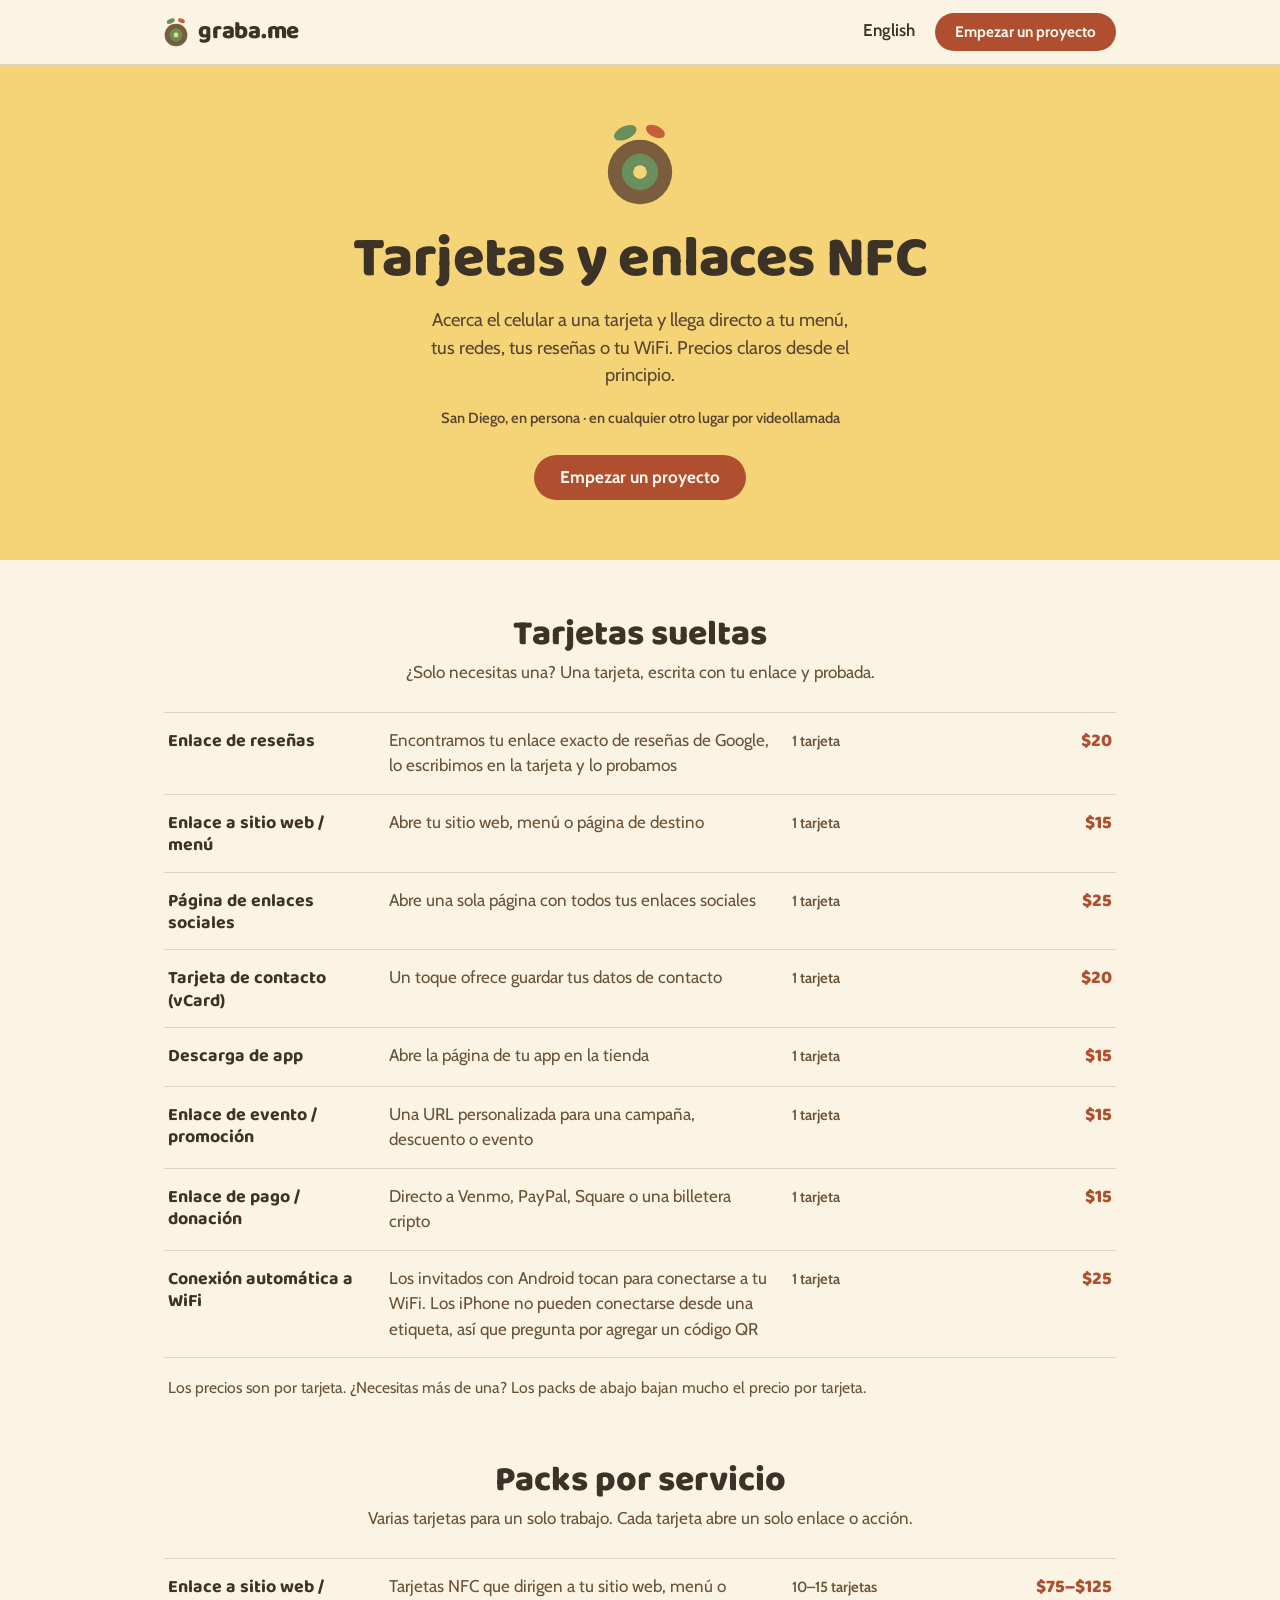
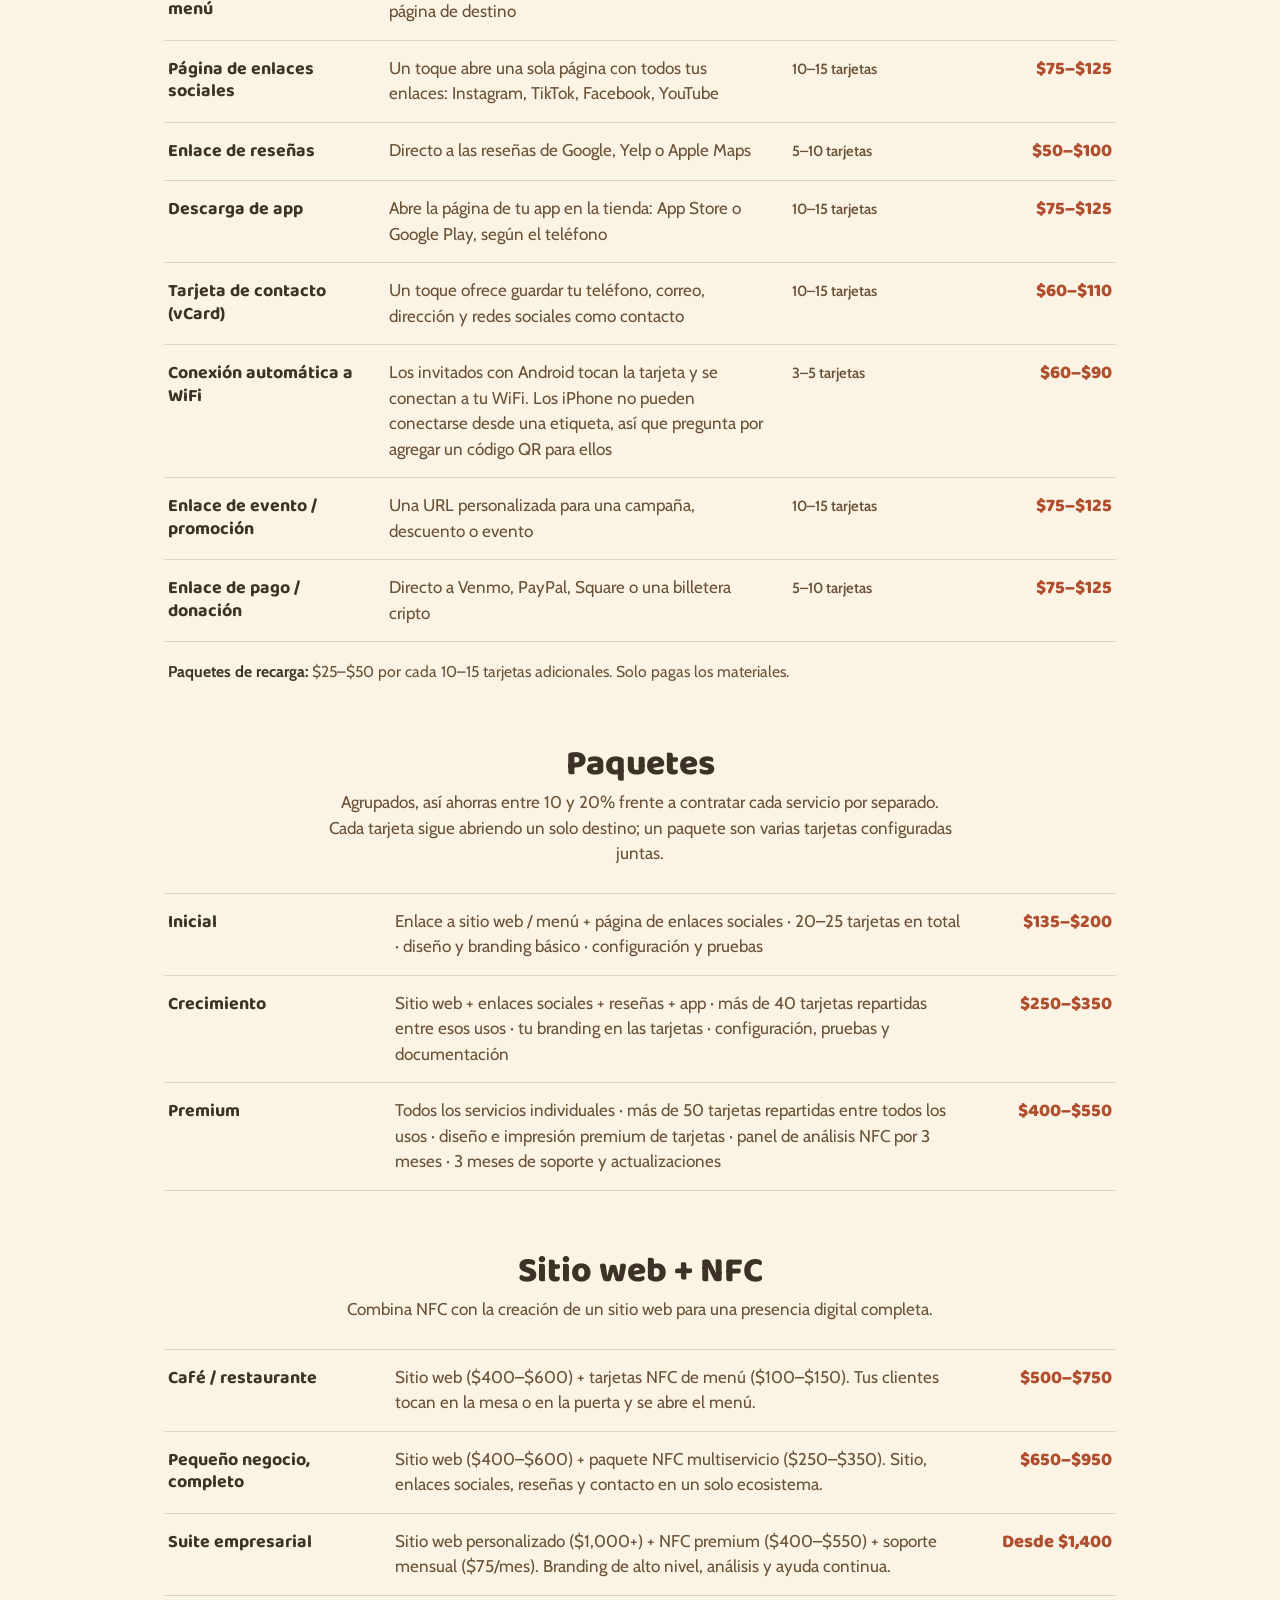
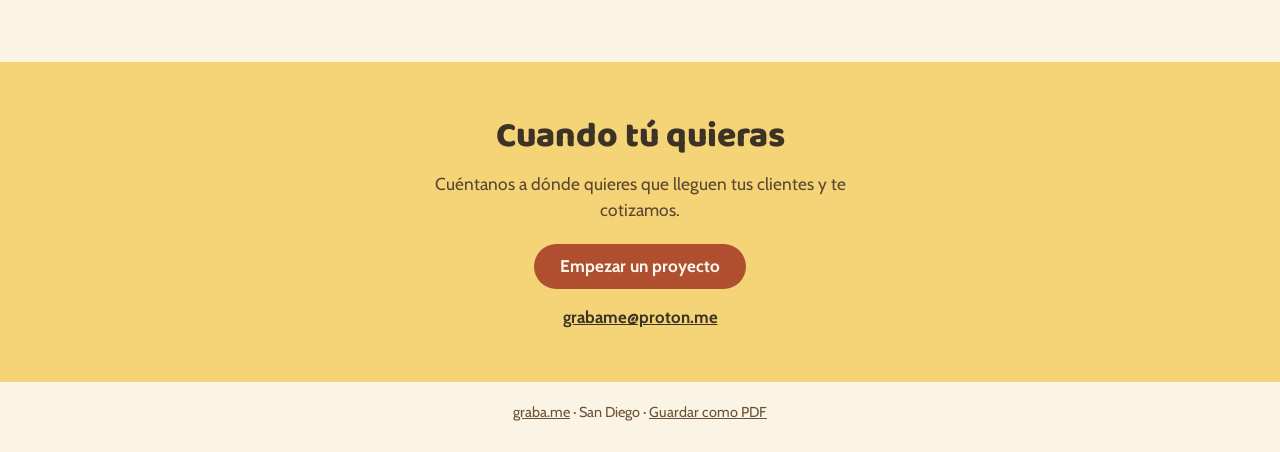
<file: nfc/es.html>
<!DOCTYPE html>
<html lang="es-MX">
<head>
<meta charset="utf-8">
<meta name="viewport" content="width=device-width, initial-scale=1, viewport-fit=cover">
<title>graba.me — Tarjetas y enlaces NFC</title>
<style>
/* Fonts bundled locally (SIL Open Font License, see fonts/OFL-*.txt); no outside loads */
@font-face{font-family:"Baloo 2";font-style:normal;font-weight:400 800;font-display:swap;src:url("fonts/baloo2-latin.woff2") format("woff2")}
@font-face{font-family:"Cabin";font-style:normal;font-weight:400 700;font-display:swap;src:url("fonts/cabin-latin.woff2") format("woff2")}
</style>
<style>
:root{
  --cream:#fbf3e3; --yellow:#f4d477; --terra:#b04f30; --terra-dk:#8f3f26;
  --ink:#3d3226; --muted:#6a5238; --line:rgba(61,50,38,.16);
  --display:"Baloo 2","Poppins","Nunito","Trebuchet MS",system-ui,sans-serif;
  --body:"Cabin","Poppins","Nunito","Trebuchet MS",system-ui,sans-serif;
}
@media (prefers-color-scheme: dark){
  :root:not([data-theme="light"]){ --cream:#2a2219; --ink:#f6ead2; --muted:#d3bf9d; --line:rgba(246,234,210,.2); --terra:#e0845f; --terra-dk:#f0a283; }
}
*{box-sizing:border-box}
html{ background:var(--cream); -webkit-print-color-adjust:exact; print-color-adjust:exact; scroll-padding-top:env(safe-area-inset-top,0px);}
body{margin:0; background:var(--cream); color:var(--ink); font-family:var(--body); font-size:17px; line-height:1.5;
  padding-top:env(safe-area-inset-top,0px); padding-bottom:env(safe-area-inset-bottom,0px);}
a{color:inherit}
:focus-visible{outline:3px solid var(--terra); outline-offset:3px; border-radius:6px}
.wrap{max-width:1000px; margin:0 auto; padding:0 24px}
/* nav */
.nav{border-bottom:1px solid var(--line)}
.nav .wrap{display:flex; align-items:center; justify-content:space-between; gap:12px; min-height:64px}
.brand{display:flex; align-items:center; gap:10px; text-decoration:none; font-family:var(--display); font-weight:800; font-size:1.5rem; letter-spacing:-.01em}
.brand .logo{width:24px; height:auto}
.nav-actions{display:flex; align-items:center; gap:18px}
.langlink{font-weight:600; text-decoration:none; padding:6px 2px; border-bottom:2px solid transparent}
.langlink:hover{border-bottom-color:var(--terra)}
.btn{display:inline-block; background:var(--terra); color:#fff8ee; font-family:var(--body); font-weight:700; text-decoration:none; padding:13px 26px; border-radius:999px; line-height:1.1}
.btn:hover{background:var(--terra-dk)}
.btn.sm{padding:11px 20px; font-size:.95rem}
/* hero */
.hero{background:var(--yellow); color:#3d3226; text-align:center; padding:56px 0 60px}
.hero .logo{width:68px; height:auto; display:block; margin:0 auto 22px}
.hero h1{font-family:var(--display); font-weight:800; font-size:clamp(2.2rem,6.4vw,3.6rem); line-height:1.08; margin:0 auto 16px; letter-spacing:-.01em}
.hero p.lead{max-width:34ch; margin:0 auto 18px; font-size:1.15rem; color:#5a4630}
.hero .place{font-size:.92rem; font-weight:600; color:#5a4630; margin:0 0 26px}
/* sections */
section.block{padding:54px 0 6px}
section.block h2{font-family:var(--display); font-weight:800; font-size:clamp(1.7rem,4.6vw,2.2rem); text-align:center; margin:0 0 6px; line-height:1.15}
section.block .intro{text-align:center; color:var(--muted); margin:0 auto 26px; max-width:52ch}
.rows{border-top:1px solid var(--line)}
.row{display:grid; grid-template-columns:minmax(0,1.15fr) minmax(0,2.2fr) minmax(0,1fr) 7.8rem; column-gap:22px; align-items:baseline; padding:15px 4px; border-bottom:1px solid var(--line); break-inside:avoid}
.row.nometa{grid-template-columns:minmax(0,1.15fr) minmax(0,3.2fr) 7.8rem}
.row .n{font-family:var(--display); font-weight:700; font-size:1.12rem; line-height:1.25}
.row .d{color:var(--muted)}
.row .m{font-size:.92rem; color:var(--muted); font-weight:600}
.row .p{font-family:var(--display); font-weight:800; font-size:1.15rem; color:var(--terra); white-space:nowrap; text-align:right}
.note{break-inside:avoid; orphans:3; widows:3; margin:18px 4px 0; color:var(--muted); font-size:.98rem; max-width:70ch}
.note strong{color:var(--ink)}
/* closing */
.closing{background:var(--yellow); color:#3d3226; text-align:center; padding:48px 0 52px; margin-top:60px; break-inside:avoid}
.closing h2{font-family:var(--display); font-weight:800; font-size:clamp(1.7rem,4.6vw,2.2rem); margin:0 0 8px}
.closing p{margin:0 auto 22px; max-width:40ch; color:#5a4630; font-size:1.08rem}
.closing .mail{display:block; margin-top:16px; font-weight:700; font-size:1.05rem; color:#3d3226}
.foot{padding:20px 0 28px; text-align:center; font-size:.9rem; color:var(--muted)}
/* mobile: rows stack */
@media (max-width:700px){
  body{font-size:16px}
  .wrap{padding:0 18px}
  .nav .wrap{min-height:58px}
  .brand{font-size:1.3rem}
  .nav-actions{gap:12px}
  .nav .btn{display:none}
  .hero{padding:42px 0 46px}
  .row,.row.nometa{grid-template-columns:minmax(0,1fr) auto; row-gap:4px; padding:14px 2px}
  .row .d{grid-column:1 / -1; grid-row:2}
  .row .m{grid-column:1 / -1; grid-row:3; font-size:.88rem}
  .row .p{grid-column:2; grid-row:1}
  .row .m:empty{display:none}
}
/* screen: the spacer table is invisible plumbing */
.paper,.paper thead,.paper tfoot,.paper tbody,.paper tr,.paper td{display:block; padding:0; border:0; width:100%}
.paper .sp{display:none}
/* print / PDF */
@page{ size:Letter; margin:0 }
@media print{
  html,body{background:var(--cream)}
  .paper{display:table; border-collapse:collapse; width:100%}
  .paper thead{display:table-header-group}
  .paper tfoot{display:table-footer-group}
  .paper tbody{display:table-row-group}
  .paper tr{display:table-row}
  .paper td{display:table-cell}
  .paper .sp{display:block}
  .sp-top{height:12mm}
  .sp-bot{height:14mm}
  .row{padding:8px 4px}
  .row .n{font-size:1.02rem}
  .row .d{font-size:.95rem}
  .row .m{font-size:.85rem}
  .nav-actions{display:none}
  .nav .wrap{min-height:52px}
  .hero{padding:26px 0 30px}
  .hero .logo{width:60px; margin-bottom:16px}
  section.block{padding-top:26px}
  section.block h2{break-after:avoid}
  section.block .intro{break-after:avoid; break-inside:avoid; orphans:3; widows:3}
  .closing{margin-top:26px; padding:34px 0 38px}
  body{font-size:14.5px}
  .wrap{padding:0 34px}
  section.block .intro{margin-bottom:16px}
}
@media (prefers-reduced-motion:no-preference){ html{scroll-behavior:smooth} }
</style>
</head>
<body>
<table class="paper"><thead><tr><td><div class="sp sp-top"></div></td></tr></thead><tfoot><tr><td><div class="sp sp-bot"></div></td></tr></tfoot><tbody><tr><td>
<header class="nav"><div class="wrap">
  <a class="brand" href="../" id="top"><svg class="logo" viewBox="95 50 300 375" xmlns="http://www.w3.org/2000/svg" aria-hidden="true">
<ellipse cx="180" cy="102" rx="53" ry="29" transform="rotate(-25 180 102)" fill="#6b8f5c"/>
<ellipse cx="313" cy="96" rx="45" ry="25" transform="rotate(25 313 96)" fill="#c65d3b"/>
<circle cx="245" cy="275" r="142" fill="#7a5c3e"/>
<circle cx="245" cy="275" r="80" fill="#6b8f5c"/>
<circle cx="245" cy="275" r="30" fill="#f4d477"/>
</svg><span>graba.me</span></a>
  <div class="nav-actions">
    <a class="langlink" href="./" hreflang="en">English</a>
    <a class="btn sm" href="mailto:grabame@proton.me?subject=Proyecto%20NFC">Empezar un proyecto</a>
  </div>
</div></header>
<main>
<div class="hero"><div class="wrap">
  <svg class="logo" viewBox="95 50 300 375" xmlns="http://www.w3.org/2000/svg" aria-hidden="true">
<ellipse cx="180" cy="102" rx="53" ry="29" transform="rotate(-25 180 102)" fill="#6b8f5c"/>
<ellipse cx="313" cy="96" rx="45" ry="25" transform="rotate(25 313 96)" fill="#c65d3b"/>
<circle cx="245" cy="275" r="142" fill="#7a5c3e"/>
<circle cx="245" cy="275" r="80" fill="#6b8f5c"/>
<circle cx="245" cy="275" r="30" fill="#f4d477"/>
</svg>
  <h1>Tarjetas y enlaces NFC</h1>
  <p class="lead">Acerca el celular a una tarjeta y llega directo a tu menú, tus redes, tus reseñas o tu WiFi. Precios claros desde el principio.</p>
  <p class="place">San Diego, en persona · en cualquier otro lugar por videollamada</p>
  <a class="btn" href="mailto:grabame@proton.me?subject=Proyecto%20NFC">Empezar un proyecto</a>
</div></div>
<section class="block"><div class="wrap">
<h2>Tarjetas sueltas</h2>
<p class="intro">¿Solo necesitas una? Una tarjeta, escrita con tu enlace y probada.</p>
<div class="rows" role="list">
<div class="row" role="listitem"><div class="n">Enlace de reseñas</div><div class="d">Encontramos tu enlace exacto de reseñas de Google, lo escribimos en la tarjeta y lo probamos</div><div class="m">1 tarjeta</div><div class="p">$20</div></div>
<div class="row" role="listitem"><div class="n">Enlace a sitio web / menú</div><div class="d">Abre tu sitio web, menú o página de destino</div><div class="m">1 tarjeta</div><div class="p">$15</div></div>
<div class="row" role="listitem"><div class="n">Página de enlaces sociales</div><div class="d">Abre una sola página con todos tus enlaces sociales</div><div class="m">1 tarjeta</div><div class="p">$25</div></div>
<div class="row" role="listitem"><div class="n">Tarjeta de contacto (vCard)</div><div class="d">Un toque ofrece guardar tus datos de contacto</div><div class="m">1 tarjeta</div><div class="p">$20</div></div>
<div class="row" role="listitem"><div class="n">Descarga de app</div><div class="d">Abre la página de tu app en la tienda</div><div class="m">1 tarjeta</div><div class="p">$15</div></div>
<div class="row" role="listitem"><div class="n">Enlace de evento / promoción</div><div class="d">Una URL personalizada para una campaña, descuento o evento</div><div class="m">1 tarjeta</div><div class="p">$15</div></div>
<div class="row" role="listitem"><div class="n">Enlace de pago / donación</div><div class="d">Directo a Venmo, PayPal, Square o una billetera cripto</div><div class="m">1 tarjeta</div><div class="p">$15</div></div>
<div class="row" role="listitem"><div class="n">Conexión automática a WiFi</div><div class="d">Los invitados con Android tocan para conectarse a tu WiFi. Los iPhone no pueden conectarse desde una etiqueta, así que pregunta por agregar un código QR</div><div class="m">1 tarjeta</div><div class="p">$25</div></div>
</div>
<p class="note">Los precios son por tarjeta. ¿Necesitas más de una? Los packs de abajo bajan mucho el precio por tarjeta.</p>
</div></section>
<section class="block"><div class="wrap">
<h2>Packs por servicio</h2>
<p class="intro">Varias tarjetas para un solo trabajo. Cada tarjeta abre un solo enlace o acción.</p>
<div class="rows" role="list">
<div class="row" role="listitem"><div class="n">Enlace a sitio web / menú</div><div class="d">Tarjetas NFC que dirigen a tu sitio web, menú o página de destino</div><div class="m">10–15 tarjetas</div><div class="p">$75–$125</div></div>
<div class="row" role="listitem"><div class="n">Página de enlaces sociales</div><div class="d">Un toque abre una sola página con todos tus enlaces: Instagram, TikTok, Facebook, YouTube</div><div class="m">10–15 tarjetas</div><div class="p">$75–$125</div></div>
<div class="row" role="listitem"><div class="n">Enlace de reseñas</div><div class="d">Directo a las reseñas de Google, Yelp o Apple Maps</div><div class="m">5–10 tarjetas</div><div class="p">$50–$100</div></div>
<div class="row" role="listitem"><div class="n">Descarga de app</div><div class="d">Abre la página de tu app en la tienda: App Store o Google Play, según el teléfono</div><div class="m">10–15 tarjetas</div><div class="p">$75–$125</div></div>
<div class="row" role="listitem"><div class="n">Tarjeta de contacto (vCard)</div><div class="d">Un toque ofrece guardar tu teléfono, correo, dirección y redes sociales como contacto</div><div class="m">10–15 tarjetas</div><div class="p">$60–$110</div></div>
<div class="row" role="listitem"><div class="n">Conexión automática a WiFi</div><div class="d">Los invitados con Android tocan la tarjeta y se conectan a tu WiFi. Los iPhone no pueden conectarse desde una etiqueta, así que pregunta por agregar un código QR para ellos</div><div class="m">3–5 tarjetas</div><div class="p">$60–$90</div></div>
<div class="row" role="listitem"><div class="n">Enlace de evento / promoción</div><div class="d">Una URL personalizada para una campaña, descuento o evento</div><div class="m">10–15 tarjetas</div><div class="p">$75–$125</div></div>
<div class="row" role="listitem"><div class="n">Enlace de pago / donación</div><div class="d">Directo a Venmo, PayPal, Square o una billetera cripto</div><div class="m">5–10 tarjetas</div><div class="p">$75–$125</div></div>
</div>
<p class="note"><strong>Paquetes de recarga:</strong> $25–$50 por cada 10–15 tarjetas adicionales. Solo pagas los materiales.</p>
</div></section>
<section class="block"><div class="wrap">
<h2>Paquetes</h2>
<p class="intro">Agrupados, así ahorras entre 10 y 20% frente a contratar cada servicio por separado. Cada tarjeta sigue abriendo un solo destino; un paquete son varias tarjetas configuradas juntas.</p>
<div class="rows" role="list">
<div class="row nometa" role="listitem"><div class="n">Inicial</div><div class="d">Enlace a sitio web / menú + página de enlaces sociales · 20–25 tarjetas en total · diseño y branding básico · configuración y pruebas</div><div class="p">$135–$200</div></div>
<div class="row nometa" role="listitem"><div class="n">Crecimiento</div><div class="d">Sitio web + enlaces sociales + reseñas + app · más de 40 tarjetas repartidas entre esos usos · tu branding en las tarjetas · configuración, pruebas y documentación</div><div class="p">$250–$350</div></div>
<div class="row nometa" role="listitem"><div class="n">Premium</div><div class="d">Todos los servicios individuales · más de 50 tarjetas repartidas entre todos los usos · diseño e impresión premium de tarjetas · panel de análisis NFC por 3 meses · 3 meses de soporte y actualizaciones</div><div class="p">$400–$550</div></div>
</div>

</div></section>
<section class="block"><div class="wrap">
<h2>Sitio web + NFC</h2>
<p class="intro">Combina NFC con la creación de un sitio web para una presencia digital completa.</p>
<div class="rows" role="list">
<div class="row nometa" role="listitem"><div class="n">Café / restaurante</div><div class="d">Sitio web ($400–$600) + tarjetas NFC de menú ($100–$150). Tus clientes tocan en la mesa o en la puerta y se abre el menú.</div><div class="p">$500–$750</div></div>
<div class="row nometa" role="listitem"><div class="n">Pequeño negocio, completo</div><div class="d">Sitio web ($400–$600) + paquete NFC multiservicio ($250–$350). Sitio, enlaces sociales, reseñas y contacto en un solo ecosistema.</div><div class="p">$650–$950</div></div>
<div class="row nometa" role="listitem"><div class="n">Suite empresarial</div><div class="d">Sitio web personalizado ($1,000+) + NFC premium ($400–$550) + soporte mensual ($75/mes). Branding de alto nivel, análisis y ayuda continua.</div><div class="p">Desde $1,400</div></div>
</div>

</div></section>
<div class="closing"><div class="wrap">
  <h2>Cuando tú quieras</h2>
  <p>Cuéntanos a dónde quieres que lleguen tus clientes y te cotizamos.</p>
  <a class="btn" href="mailto:grabame@proton.me?subject=Proyecto%20NFC">Empezar un proyecto</a>
  <a class="mail" href="mailto:grabame@proton.me">grabame@proton.me</a>
</div></div>
</main>
<footer class="foot"><div class="wrap"><a href="../">graba.me</a> · San Diego · <a href="#" onclick="window.print();return false;">Guardar como PDF</a></div></footer>
</td></tr></tbody></table>
</body>
</html>
</file>
<file: styles.css>
/* Fonts: bundled locally (SIL Open Font License, see fonts/OFL-*.txt) */
@font-face {
  font-family: "Baloo 2";
  font-style: normal;
  font-weight: 400 800;
  font-display: swap;
  src: url("fonts/baloo2-latin.woff2") format("woff2");
}

@font-face {
  font-family: "Karla";
  font-style: normal;
  font-weight: 200 800;
  font-display: swap;
  src: url("fonts/karla-latin.woff2") format("woff2");
}

:root {
  --bg: #F4D477;
  --paper: #FBF3E3;
  --card: #FFFDF8;
  --moss: #6B8F5C;
  --ember: #C65D3B;
  --ember-strong: #B04F30;   /* CTA fill: 4.7:1 with paper text */
  --ember-deep: #9A4329;     /* CTA hover */
  --walnut: #7A5C3E;
  --ink: #3D3226;
  --muted: #6B5B47;
  --line: rgba(61, 50, 38, 0.12);
  --moss-tint: #E4EBD9;
  --ember-tint: #F6DDD2;
  --walnut-tint: #EADFD2;
}

* {
  margin: 0;
  padding: 0;
  box-sizing: border-box;
}

@media (prefers-reduced-motion: no-preference) {
  html { scroll-behavior: smooth; }
}

html { scroll-padding-top: 80px; }

html {
  text-size-adjust: 100%;
  -webkit-text-size-adjust: 100%;
  -moz-text-size-adjust: 100%;
}

body {
  font-family: "Karla", system-ui, sans-serif;
  background: var(--paper);
  color: var(--ink);
  line-height: 1.6;
}

h1, h2, h3 {
  font-family: "Baloo 2", sans-serif;
  color: var(--ink);
  line-height: 1.2;
}

a { color: var(--ember-strong); }

a:focus-visible,
button:focus-visible,
input:focus-visible,
select:focus-visible,
textarea:focus-visible,
summary:focus-visible {
  outline: 3px solid var(--ink);
  outline-offset: 2px;
}

.skip-link {
  position: absolute;
  left: 12px;
  top: -60px;
  background: var(--ink);
  color: var(--paper);
  padding: 10px 16px;
  border-radius: 8px;
  z-index: 100;
}
.skip-link:focus { top: 12px; }

/* NAVBAR */
header {
  position: sticky;
  top: 0;
  z-index: 50;
  background: var(--paper);
  border-bottom: 1px solid var(--line);
}

nav {
  max-width: 1100px;
  margin: 0 auto;
  padding: 12px 24px;
  display: flex;
  justify-content: space-between;
  align-items: center;
  gap: 16px;
}

nav .brand {
  display: flex;
  align-items: center;
  gap: 10px;
  font-family: "Baloo 2", sans-serif;
  font-weight: 800;
  font-size: 22px;
  color: var(--ink);
  text-decoration: none;
}

.brand-mark { width: 32px; height: 32px; }

.nav-links {
  display: flex;
  align-items: center;
  gap: 26px;
}

.nav-links a {
  color: var(--ink);
  font-weight: 500;
  font-size: 15px;
  text-decoration: none;
}

.nav-links a:hover { color: var(--ember-strong); }

.nav-links .nav-cta {
  display: inline-block;
  white-space: nowrap;
  background: var(--ember-strong);
  color: var(--paper);
  font-weight: 700;
  padding: 10px 18px;
  border-radius: 999px;
}

.nav-links .nav-cta:hover { background: var(--ember-deep); color: var(--paper); }

/* LAYOUT */
main section {
  max-width: 1100px;
  margin: 0 auto;
  padding: 72px 24px;
}

main section > h2 {
  font-size: clamp(26px, 4vw, 34px);
  margin-bottom: 12px;
  text-align: center;
}

.section-lead {
  max-width: 620px;
  margin: 0 auto 36px;
  text-align: center;
  color: var(--muted);
}

/* HERO: full-bleed band */
.hero {
  max-width: none !important;
  background: var(--bg);
  padding: 72px 24px 64px !important;
  display: flex;
  flex-direction: column;
  align-items: center;
  text-align: center;
  gap: 18px;
}

.hero-mark { width: 104px; height: 104px; }

.hero h1 {
  font-size: clamp(32px, 6vw, 52px);
  max-width: 720px;
  text-wrap: balance;
}

.hero .tagline {
  font-size: 18px;
  max-width: 540px;
  color: #4E4130;
  text-wrap: pretty;
}

.hero .where {
  font-size: 14px;
  font-weight: 500;
  color: #4E4130;
}

.hero .where svg { width: 16px; height: 16px; vertical-align: -3px; margin-right: 4px; }

.cta {
  display: inline-block;
  white-space: nowrap;
  font-weight: 700;
  font-size: 16px;
  padding: 14px 30px;
  border-radius: 999px;
  background: var(--ember-strong);
  color: var(--paper);
  text-decoration: none;
  margin-top: 6px;
}

.cta:hover { background: var(--ember-deep); }

/* WORK (hidden until there's real material) */
.work-grid {
  display: grid;
  grid-template-columns: repeat(auto-fit, minmax(240px, 1fr));
  gap: 20px;
}

.work-tile {
  aspect-ratio: 4 / 3;
  border: 2px dashed var(--line);
  border-radius: 16px;
  display: grid;
  place-items: center;
  text-align: center;
  padding: 16px;
  color: var(--muted);
  font-size: 14px;
}

.quote {
  max-width: 640px;
  margin: 36px auto 0;
  text-align: center;
  font-size: 19px;
}

.quote cite {
  display: block;
  margin-top: 10px;
  font-style: normal;
  font-size: 14px;
  color: var(--muted);
}

/* SERVICES */
.service-group + .service-group { margin-top: 48px; }

.group-label {
  font-family: "Karla", sans-serif;
  font-size: 13px;
  font-weight: 700;
  letter-spacing: 0.08em;
  text-transform: uppercase;
  color: var(--muted);
  margin-bottom: 16px;
}

.services-grid {
  display: grid;
  grid-template-columns: repeat(auto-fit, minmax(300px, 1fr));
  gap: 20px;
}

.service-card {
  background: var(--card);
  border: 1px solid var(--line);
  border-radius: 20px;
  padding: 26px 24px;
  box-shadow: 0 4px 14px rgba(61, 50, 38, 0.06);
  display: flex;
  flex-direction: column;
}

.service-card.featured { margin-bottom: 20px; }

.service-card.featured .feature-cols {
  display: grid;
  grid-template-columns: repeat(auto-fit, minmax(280px, 1fr));
  gap: 0 32px;
}

.icon {
  width: 44px;
  height: 44px;
  border-radius: 12px;
  display: grid;
  place-items: center;
  margin-bottom: 14px;
  color: var(--ink);
}

.icon svg { width: 24px; height: 24px; }
.icon.moss { background: var(--moss-tint); }
.icon.ember { background: var(--ember-tint); }
.icon.walnut { background: var(--walnut-tint); }

.service-card h3 { font-size: 20px; margin-bottom: 6px; }

.service-card .summary {
  font-size: 15px;
  color: var(--muted);
  margin-bottom: 12px;
}

.service-card ul {
  padding-left: 18px;
  margin-bottom: 18px;
}

.service-card li {
  font-size: 15px;
  color: var(--muted);
}

.service-card li + li { margin-top: 6px; }

.price-block {
  margin-top: auto;
  padding-top: 14px;
  border-top: 1px dashed rgba(61, 50, 38, 0.2);
  display: flex;
  justify-content: space-between;
  align-items: flex-end;
  gap: 12px;
  flex-wrap: wrap;
}

.price { font-weight: 700; font-size: 17px; color: var(--ink); }

.price-note {
  display: block;
  font-size: 13.5px;
  font-weight: 400;
  color: var(--muted);
}

.card-link {
  font-weight: 700;
  font-size: 15px;
  white-space: nowrap;
  padding: 10px 0;
  text-decoration: none;
}

.card-link:hover { text-decoration: underline; }

.tools-grid {
  display: grid;
  grid-template-columns: repeat(auto-fit, minmax(300px, 1fr));
  gap: 20px;
}

.tool {
  display: flex;
  gap: 14px;
  align-items: flex-start;
  padding: 20px;
  border: 1px solid var(--line);
  border-radius: 16px;
}

.tool .icon { margin: 0; flex-shrink: 0; }
.tool h3 { font-size: 17px; }
.tool p { font-size: 15px; color: var(--muted); }

.tools-note { margin-top: 14px; font-size: 14px; color: var(--muted); }

/* HOW I WORK */
.steps {
  list-style: none;
  counter-reset: step;
  display: grid;
  grid-template-columns: repeat(auto-fit, minmax(220px, 1fr));
  gap: 20px;
}

.steps li {
  counter-increment: step;
  background: var(--card);
  border: 1px solid var(--line);
  border-radius: 16px;
  padding: 22px 20px;
}

.steps li::before {
  content: counter(step);
  display: grid;
  place-items: center;
  width: 32px;
  height: 32px;
  border-radius: 50%;
  background: var(--bg);
  font-family: "Baloo 2", sans-serif;
  font-weight: 800;
  margin-bottom: 10px;
}

.steps h3 { font-size: 18px; margin-bottom: 4px; }
.steps p { font-size: 15px; color: var(--muted); }

.sample-log {
  max-width: 620px;
  margin: 40px auto 0;
  background: #FFFDF8;
  border: 1px solid var(--line);
  border-radius: 16px;
  padding: 24px;
  box-shadow: 0 4px 14px rgba(61, 50, 38, 0.06);
}

.sample-log header {
  position: static;
  background: none;
  border-bottom: 1px dashed rgba(61, 50, 38, 0.25);
  padding-bottom: 10px;
  margin-bottom: 12px;
  display: flex;
  justify-content: space-between;
  align-items: baseline;
  gap: 12px;
}

.sample-log h3 { font-size: 18px; }

.badge {
  font-size: 12px;
  font-weight: 700;
  letter-spacing: 0.06em;
  text-transform: uppercase;
  background: var(--bg);
  border-radius: 999px;
  padding: 3px 10px;
}

.sample-log dl {
  display: grid;
  grid-template-columns: max-content 1fr;
  gap: 8px 16px;
  font-size: 14.5px;
}

.sample-log dt { font-weight: 700; }
.sample-log dd { color: var(--muted); font-family: ui-monospace, "DejaVu Sans Mono", monospace; font-size: 13.5px; }

/* ABOUT */
.about {
  display: grid;
  grid-template-columns: 160px 1fr;
  gap: 32px;
  align-items: start;
  max-width: 820px;
  margin: 0 auto;
}

.avatar {
  width: 160px;
  height: 160px;
  border-radius: 50%;
  background: var(--walnut);
  color: var(--bg);
  display: grid;
  place-items: center;
  font-family: "Baloo 2", sans-serif;
  font-weight: 800;
  font-size: 52px;
}

.about h2 { font-size: clamp(26px, 4vw, 34px); margin-bottom: 12px; }
.about p + p { margin-top: 12px; }
.about p { color: var(--muted); }
.about .lead { color: var(--ink); font-size: 18px; }
.about-links { margin-top: 16px; display: flex; gap: 20px; flex-wrap: wrap; font-weight: 700; }

/* START A PROJECT */
.project-form {
  background: var(--card);
  border-radius: 20px;
  border: 1px solid var(--line);
  padding: 32px 28px;
  max-width: 640px;
  margin: 0 auto;
  display: flex;
  flex-direction: column;
  gap: 22px;
}

.fields,
.project-fields {
  display: flex;
  flex-direction: column;
  gap: 16px;
}

.fields label {
  display: flex;
  flex-direction: column;
  gap: 6px;
  font-weight: 500;
}

.req { font-weight: 400; font-size: 13px; color: var(--muted); }

.fields input,
.fields select,
.fields textarea {
  font: inherit;
  padding: 11px 12px;
  border: 1px solid rgba(61, 50, 38, 0.3);
  border-radius: 10px;
  background: var(--paper);
  color: var(--ink);
  min-height: 44px;
}

.scope-check {
  border: 1px solid var(--line);
  border-radius: 14px;
  padding: 4px 16px;
  background: var(--paper);
}

.scope-check summary {
  cursor: pointer;
  font-weight: 700;
  padding: 12px 0;
  min-height: 44px;
}

.scope-check summary span { font-weight: 400; color: var(--muted); }

.scope-check fieldset {
  border: none;
  display: flex;
  flex-direction: column;
  padding-bottom: 14px;
}

.scope-check .hint { font-size: 14px; color: var(--muted); margin-bottom: 6px; }

.scope-check label {
  display: flex;
  align-items: center;
  gap: 12px;
  min-height: 44px;
  cursor: pointer;
}

.scope-check input[type="checkbox"] {
  width: 20px;
  height: 20px;
  accent-color: var(--ember-strong);
  flex-shrink: 0;
}

.scope-result:empty { display: none; }

.scope-result {
  margin-top: 8px;
  padding: 12px 14px;
  border-radius: 12px;
  background: var(--bg);
  font-size: 14.5px;
}

.project-form [hidden],
.botcheck { display: none; }

.project-form .cta {
  align-self: flex-start;
  border: none;
  cursor: pointer;
  font: inherit;
  font-weight: 700;
}

.form-status { font-size: 14px; color: var(--muted); }

/* FOOTER */
footer {
  background: var(--bg);
  padding: 40px 24px;
  color: var(--ink);
  font-size: 15px;
}

.footer-inner {
  max-width: 1100px;
  margin: 0 auto;
  display: flex;
  justify-content: space-between;
  gap: 24px;
  flex-wrap: wrap;
}

footer a { color: var(--ink); font-weight: 700; }
footer .small { font-size: 13px; color: #4E4130; margin-top: 6px; }
.footer-links { display: flex; gap: 20px; flex-wrap: wrap; align-items: center; }

/* RESPONSIVE */
@media (max-width: 720px) {
  .nav-links a:not(.nav-cta) { display: none; }
  .nav-links .nav-cta { padding: 10px 16px; font-size: 14px; }
  main section { padding: 56px 20px; }
  .about { grid-template-columns: 1fr; justify-items: start; }
  .avatar { width: 96px; height: 96px; font-size: 32px; }
  .project-form { padding: 24px 18px; }
  .sample-log dl { grid-template-columns: 1fr; gap: 2px; }
  .sample-log dd { margin-bottom: 8px; }
}

/* QA PAGE (qa.html) */
.hero.dev { background: var(--moss-tint); }
.hero .eyebrow {
  font-size: 13px;
  font-weight: 700;
  letter-spacing: 0.08em;
  text-transform: uppercase;
  color: #4E4130;
}

.break-grid {
  display: grid;
  grid-template-columns: repeat(auto-fit, minmax(240px, 1fr));
  gap: 16px;
}

.break {
  background: var(--card);
  border: 1px solid var(--line);
  border-radius: 16px;
  padding: 20px;
}

.break h3 { font-size: 17px; margin-bottom: 4px; }
.break p { font-size: 14.5px; color: var(--muted); }
.break-note { margin-top: 18px; text-align: center; color: var(--muted); font-size: 15px; }

.proof-list {
  max-width: 720px;
  margin: 0 auto;
  display: grid;
  gap: 14px;
  list-style: none;
}

.proof-list li {
  background: var(--card);
  border: 1px solid var(--line);
  border-radius: 14px;
  padding: 16px 18px;
  color: var(--muted);
}

.proof-list strong { color: var(--ink); }

.sev {
  display: inline-block;
  font-size: 12px;
  font-weight: 700;
  padding: 1px 8px;
  border-radius: 999px;
  background: var(--ember-tint);
  color: var(--ink);
  font-family: "Karla", sans-serif;
}

/* QA page: background link */
.portfolio-cta {
  display: flex;
  justify-content: center;
  flex-wrap: wrap;
  gap: 12px;
  margin-top: 8px;
}

.cta.secondary {
  background: transparent;
  color: var(--ember);
  border: 2px solid var(--ember);
}

.cta.secondary:hover {
  background: var(--ember);
  color: var(--paper);
}

/* Contact (email only, no forms) */
.contact-card {
  align-items: flex-start;
}

.include-list {
  padding-left: 20px;
  color: var(--muted);
}

.include-list li + li {
  margin-top: 4px;
}

/* QA page: visual audit example */
.audit-example {
  max-width: 820px;
  margin: 28px auto 0;
  background: #FFFDF8;
  border: 1px solid var(--line);
  border-radius: 16px;
  padding: 24px;
  box-shadow: 0 4px 14px rgba(61, 50, 38, 0.06);
}

.audit-example header {
  position: static;
  background: none;
  display: flex;
  justify-content: space-between;
  align-items: center;
  border-bottom: 1px dashed rgba(61, 50, 38, 0.25);
  padding-bottom: 10px;
  margin-bottom: 14px;
}

.audit-example h3 { font-size: 18px; }

.audit-meta {
  color: var(--muted);
  font-size: 15px;
  margin-bottom: 16px;
}

.audit-shots {
  display: grid;
  grid-template-columns: 1fr 1.6fr 3fr;
  gap: 14px;
  align-items: end;
}

.audit-shots figure,
.audit-video {
  margin: 0;
}

.audit-shots img,
.audit-video video {
  display: block;
  width: 100%;
  height: auto;
  border: 1px solid var(--line);
  border-radius: 10px;
}

.audit-example figcaption {
  font-size: 13px;
  color: var(--muted);
  margin-top: 6px;
}

.audit-video {
  max-width: 260px;
  margin: 20px auto 0;
  text-align: center;
}

@media (max-width: 640px) {
  .audit-shots { grid-template-columns: 1fr 1fr; }
  .audit-shots .wide { grid-column: 1 / -1; }
}
</file>
